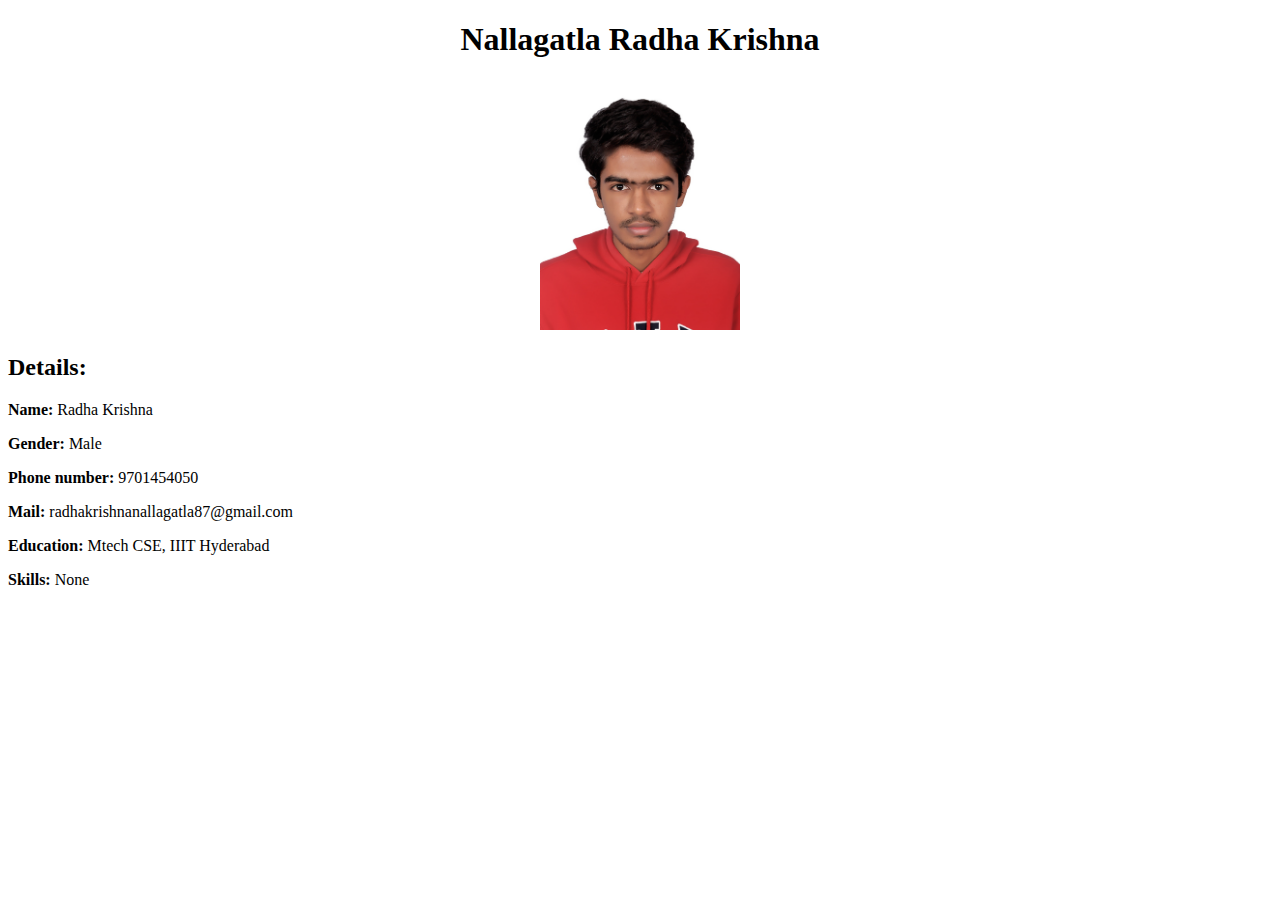
<file: Q1/index.html>
<!DOCTYPE html>
<html lang="en">
<head>
    <meta charset="UTF-8">
    <meta name="viewport" content="width=device-width, initial-scale=1.0">
    <title>Document</title>
</head>
<body>
    <center><h1> Nallagatla Radha Krishna</h1></center>
    <center><img src="rkpic.JPG" alt="Profile Picture" width="200" height="250"></center>
    <h2>Details:</h2>
    <p><b>Name:</b> Radha Krishna</p>
    <p><b>Gender:</b> Male</p>
    <p><b>Phone number:</b> 9701454050</p>
    <p><b>Mail:</b> radhakrishnanallagatla87@gmail.com</p>
    <p><b>Education: </b> Mtech CSE, IIIT Hyderabad</p>
    <p><b>Skills: </b> None</p>

    <!-- Event Tracker -->
    <script src="event-tracker.js"></script>
</body>
</html>
</file>
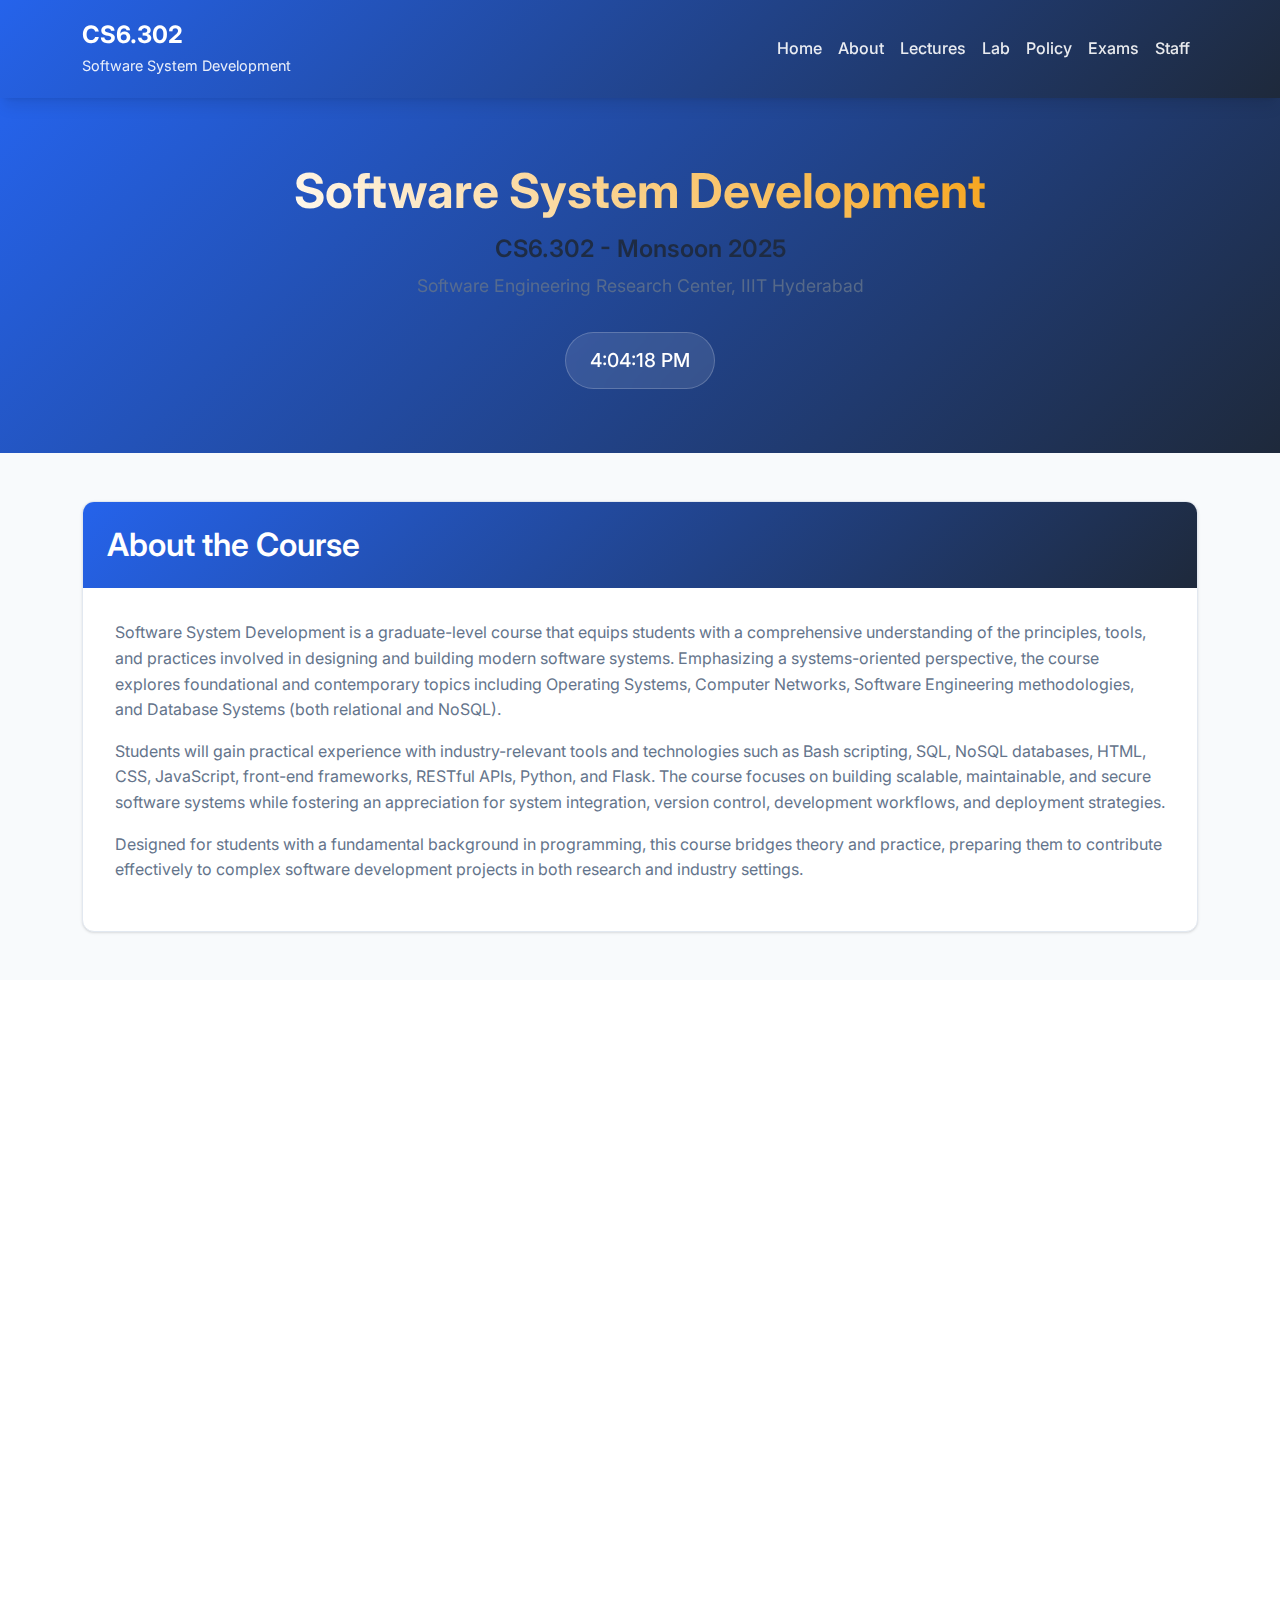
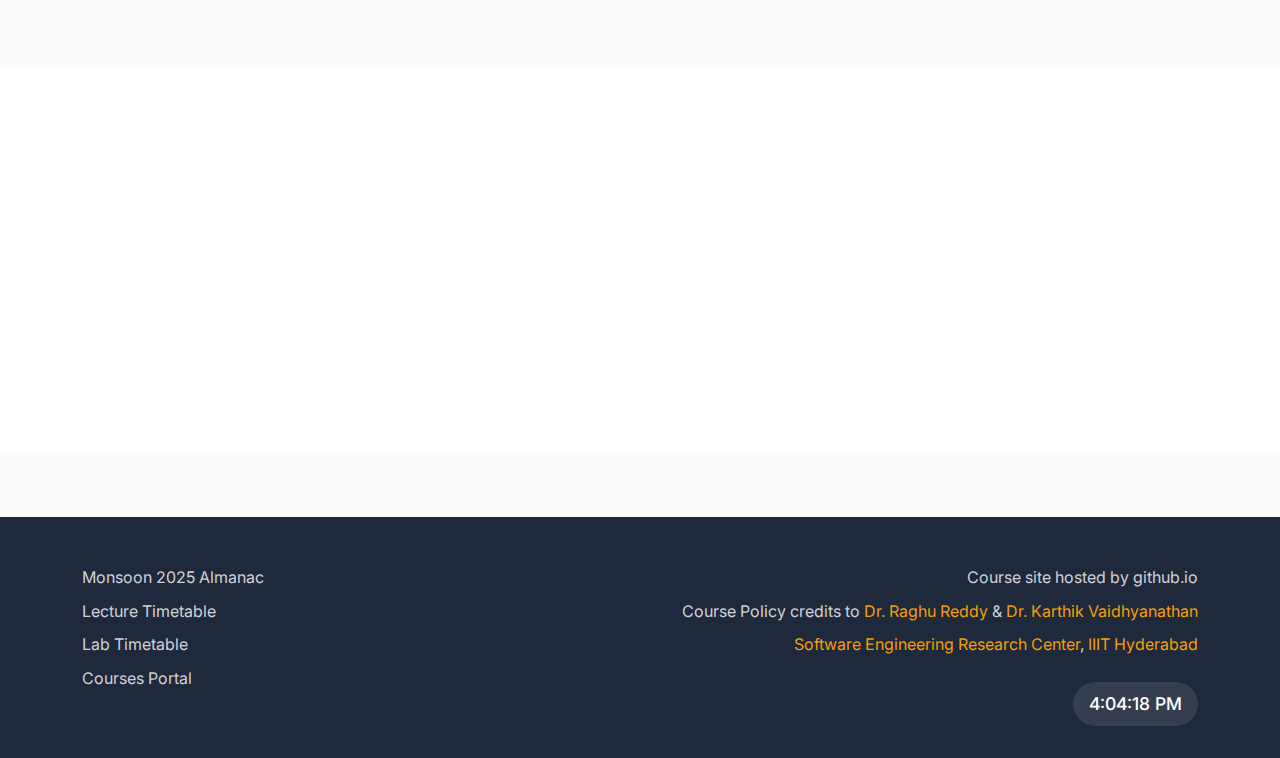
<file: Q2/index.html>
<!DOCTYPE html>
<html lang="en">
<head>
    <meta charset="UTF-8">
    <meta name="viewport" content="width=device-width, initial-scale=1.0">
    <title>CS6.302 SSD Monsoon 2025 - IIIT Hyderabad</title>
    <link rel="preconnect" href="https://fonts.googleapis.com">
    <link rel="preconnect" href="https://fonts.gstatic.com" crossorigin>
    <link href="https://fonts.googleapis.com/css2?family=Inter:wght@300;400;500;600;700&display=swap" rel="stylesheet">
    <link href="https://cdn.jsdelivr.net/npm/bootstrap@5.3.0/dist/css/bootstrap.min.css" rel="stylesheet">
    <link rel="stylesheet" href="styles.css">
</head>
<body>
    <!-- Header -->
    <header class="header">
        <nav class="navbar navbar-expand-lg navbar-dark">
            <div class="container">
                <div class="navbar-brand">
                    <h1>CS6.302</h1>
                    <p>Software System Development</p>
                </div>
                <button class="navbar-toggler" type="button" data-bs-toggle="collapse" data-bs-target="#navbarNav">
                    <span class="navbar-toggler-icon"></span>
                </button>
                <div class="collapse navbar-collapse" id="navbarNav">
                    <ul class="navbar-nav ms-auto">
                        <li class="nav-item"><a class="nav-link" href="#home">Home</a></li>
                        <li class="nav-item"><a class="nav-link" href="#about">About</a></li>
                        <li class="nav-item"><a class="nav-link" href="#schedule">Lectures</a></li>
                        <li class="nav-item"><a class="nav-link" href="#lab">Lab</a></li>
                        <li class="nav-item"><a class="nav-link" href="#policy">Policy</a></li>
                        <li class="nav-item"><a class="nav-link" href="#exams">Exams</a></li>
                        <li class="nav-item"><a class="nav-link" href="#staff">Staff</a></li>
                    </ul>
                </div>
            </div>
        </nav>
    </header>

    <!-- Hero Section -->
    <section id="home" class="hero">
        <div class="container">
            <div class="hero-content">
                <h1 class="hero-title">Software System Development</h1>
                <h2 class="hero-subtitle">CS6.302 - Monsoon 2025</h2>
                <p class="hero-description">Software Engineering Research Center, IIIT Hyderabad</p>
                <div class="hero-clock" id="clock"></div>
            </div>
        </div>
    </section>

    <!-- About Section -->
    <section id="about" class="section">
        <div class="container">
            <div class="card">
                <div class="card-header">
                    <h2>About the Course</h2>
                </div>
                <div class="card-body">
                    <p>Software System Development is a graduate-level course that equips students with a comprehensive understanding of the principles, tools, and practices involved in designing and building modern software systems. Emphasizing a systems-oriented perspective, the course explores foundational and contemporary topics including Operating Systems, Computer Networks, Software Engineering methodologies, and Database Systems (both relational and NoSQL).</p>

                    <p>Students will gain practical experience with industry-relevant tools and technologies such as Bash scripting, SQL, NoSQL databases, HTML, CSS, JavaScript, front-end frameworks, RESTful APIs, Python, and Flask. The course focuses on building scalable, maintainable, and secure software systems while fostering an appreciation for system integration, version control, development workflows, and deployment strategies.</p>

                    <p>Designed for students with a fundamental background in programming, this course bridges theory and practice, preparing them to contribute effectively to complex software development projects in both research and industry settings.</p>
                </div>
            </div>
        </div>
    </section>

    <!-- Schedule Section -->
    <section id="schedule" class="section">
        <div class="container">
            <div class="card">
                <div class="card-header">
                    <h2>Lecture Schedule & Content</h2>
                </div>
                <div class="card-body">
                    <div class="table-responsive">
                        <table class="table table-striped">
                            <thead>
                                <tr>
                                    <th>S.No</th>
                                    <th>Schedule</th>
                                    <th>Lecture Content</th>
                                    <th>Material</th>
                                </tr>
                            </thead>
                            <tbody>
                                <tr class="completed-class">
                                    <td>1</td>
                                    <td>01-Aug-25 (Friday)</td>
                                    <td>Course Intro - Software Systems</td>
                                    <td>[<a href="https://docs.google.com/viewer?url=https://raw.githubusercontent.com/sai11101989/sai11101989.github.io/main/Course/SSD_Monsoon2025/SSD_Monsoon2025.pdf" target="_blank">Slides</a>] [<a href="https://tinted-rumba-8c6.notion.site/Software-System-2456a6248bf68034bc14cfc44dc93062" target="_blank">Notes</a>]</td>
                                </tr>
                                <tr class="completed-class">
                                    <td>2</td>
                                    <td>05-Aug-25 (Tuesday)</td>
                                    <td>Relational Data</td>
                                    <td>[<a href="https://docs.google.com/viewer?url=https://raw.githubusercontent.com/sai11101989/sai11101989.github.io/main/Course/SSD_Monsoon2025/data.pdf" target="_blank">Slides</a>] [<a href="https://tinted-rumba-8c6.notion.site/Structured-Databases-2456a6248bf6805f83e1cbf0a58761ec" target="_blank">Notes</a>]</td>
                                </tr>
                                <tr class="completed-class">
                                    <td>3</td>
                                    <td>08-Aug-25 (Friday)</td>
                                    <td>Unstructured Data - Session 1</td>
                                    <td>[<a href="https://docs.google.com/viewer?url=https://raw.githubusercontent.com/sai11101989/sai11101989.github.io/main/Course/SSD_Monsoon2025/NoSQLClass.pdf" target="_blank">Slides</a>] [<a href="https://tinted-rumba-8c6.notion.site/Unstructured-Databases-24b6a6248bf680679b36e76c33d301c4" target="_blank">Notes</a>]</td>
                                </tr>
                                <tr class="cancelled-class">
                                    <td>4</td>
                                    <td>12-Aug-25 (Tuesday)</td>
                                    <td><s>Unstructured Data - Session 2</s> <br> [Cancelled - Rain ⛈️]</td>
                                    <td>[<a href="https://tinted-rumba-8c6.notion.site/Unstructured-Databases-24b6a6248bf680679b36e76c33d301c4" target="_blank">Notes</a>] [<a href="https://raw.githubusercontent.com/sai11101989/sai11101989.github.io/main/Course/ISS_Spring_2025/mongo.txt" target="_blank">Scripts</a>]</td>
                                </tr>
                                <tr class="completed-class">
                                    <td>5</td>
                                    <td>19-Aug-25 (Tuesday)</td>
                                    <td>Unstructured Data - Session 2</td>
                                    <td>[<a href="https://tinted-rumba-8c6.notion.site/Worked-out-Examples-2546a6248bf68073a460cbfc52825dfd" target="_blank">Practice</a>] [<a href="https://tinted-rumba-8c6.notion.site/Some-Concepts-2546a6248bf6806fafd0d8260507fc03?pvs=73" target="_blank">Notes</a>]</td>
                                </tr>
                                <tr class="completed-class">
                                    <td>6</td>
                                    <td>22-Aug-25 (Friday)</td>
                                    <td>Web - HTML</td>
                                    <td>[<a href="https://docs.google.com/viewer?url=https://raw.githubusercontent.com/sai11101989/sai11101989.github.io/main/Course/SSD_Monsoon2025/Web.pdf" target="_blank">Web-Slides</a>] [<a href="https://docs.google.com/viewer?url=https://raw.githubusercontent.com/sai11101989/sai11101989.github.io/main/Course/SSD_Monsoon2025/HTML.pdf" target="_blank">HTML-Slides</a>]<br>[<a href="https://tinted-rumba-8c6.notion.site/Web-Technology-2566a6248bf6800488d0c13a992502e4?pvs=143" target="_blank">Notes</a>] [<a href="https://docs.google.com/viewer?url=https://raw.githubusercontent.com/sai11101989/sai11101989.github.io/main/Course/SSD_Monsoon2025/html_super_demo_single_file_html.html" target="_blank">Scripts</a>]</td>
                                </tr>
                                <tr class="completed-class">
                                    <td>7</td>
                                    <td>26-Aug-25 (Tuesday)</td>
                                    <td>Web - CSS</td>
                                    <td>[<a href="https://tinted-rumba-8c6.notion.site/CSS-2566a6248bf680dc8299c320f04a5141?pvs=74" target="_blank">Notes</a>] [<a href="https://docs.google.com/viewer?url=https://raw.githubusercontent.com/sai11101989/sai11101989.github.io/main/Course/SSD_Monsoon2025/css_super_demo_single_file_html.html" target="_blank">Scripts</a>]</td>
                                </tr>
                                <tr class="completed-class">
                                    <td>8</td>
                                    <td>29-Aug-25 (Friday)</td>
                                    <td>JavaScript - Session 1</td>
                                    <td>[<a href="https://github.com/sai11101989/sai11101989.github.io/tree/main/Course/SSD_Monsoon2025/JS1" target="_blank">Scripts</a>] [<a href="https://docs.google.com/viewer?url=https://raw.githubusercontent.com/sai11101989/sai11101989.github.io/main/Course/ISS_Spring_2025/6_Class6_JavaScript.pdf" target="_blank">Slides</a>]</td>
                                </tr>
                                <tr class="completed-class">
                                    <td>9</td>
                                    <td>02-Sep-25 (Tuesday)</td>
                                    <td>JavaScript Session 2</td>
                                    <td>[<a href="https://github.com/sai11101989/sai11101989.github.io/tree/main/Course/SSD_Monsoon2025/JS2" target="_blank">Scripts</a>] [<a href="https://tinted-rumba-8c6.notion.site/JavaScript-2606a6248bf680138283f6419bd87777" target="_blank">Notes</a>]</td>
                                </tr>
                                <tr class="cancelled-class">
                                    <td>10</td>
                                    <td>04-Sep-25 (Thursday)</td>
                                    <td><s>JavaScript Session 3 </s> <br> [Cancelled - Instructor Sick 🤒]</td>
                                    <td>[Scripts][Notes]</td>
                                </tr>
                                <tr class="completed-class">
                                    <td>11</td>
                                    <td>9-Sep-25 (Tuesday)</td>
                                    <td>JavaScript Session 3</td>
                                    <td>[<a href="https://tinted-rumba-8c6.notion.site/Data-Structures-2686a6248bf680098b38d12626ad1012?pvs=74" target="_blank">Notes</a>] [<a href="https://github.com/sai11101989/sai11101989.github.io/tree/main/Course/SSD_Monsoon2025/JS3" target="_blank">Scripts</a>]</td>
                                </tr>
                                <tr class="completed-class">
                                    <td>12</td>
                                    <td>12-Sep-25 (Friday)</td>
                                    <td>React JS</td>
                                    <td>[<a href="https://docs.google.com/viewer?url=https://raw.githubusercontent.com/sai11101989/sai11101989.github.io/main/Course/SSD_Monsoon2025/ReactJS_2025.pdf" target="_target">Slide</a>] [<a href="https://www.notion.so/Asynchronous-JavaScript-26b6a6248bf68016971dd3bde3b89015" target="_blank">Notes</a>] [<a href="https://github.com/sai11101989/sai11101989.github.io/tree/main/Course/SSD_Monsoon2025/JS4" target="_blank">Scripts</a>]</td>
                                </tr>
                                <tr class="completed-class">
                                    <td>13</td>
                                    <td>26-Sep-25 (Friday)</td>
                                    <td>SE Practices</td>
                                    <td>[<a href="https://docs.google.com/viewer?url=https://raw.githubusercontent.com/sai11101989/sai11101989.github.io/main/Course/SSD_Monsoon2025/SEPractices.pdf" target="_target">Slides</a>]</td>
                                </tr>
                                <tr class="completed-class">
                                    <td>14</td>
                                    <td>26-Sep-25 (Friday) @ 2PM-5PM</td>
                                    <td>System Design</td>
                                    <td>[<a href="https://docs.google.com/viewer?url=https://raw.githubusercontent.com/sai11101989/sai11101989.github.io/main/Course/SSD_Monsoon2025/SystemDesign.pdf" target="_target">Slides</a>]</td>
                                </tr>
                                <tr class="completed-class">
                                    <td>15</td>
                                    <td>30-Sep-25 (Tuesday)</td>
                                    <td>Python Session 1</td>
                                    <td>[<a href="https://docs.google.com/viewer?url=https://raw.githubusercontent.com/sai11101989/sai11101989.github.io/main/Course/SSD_Monsoon2025/Python_Session1.pdf" target="_target">Slides</a>]</td>
                                </tr>
                                <tr class="completed-class">
                                    <td>16</td>
                                    <td>03-Oct-25 (Friday)</td>
                                    <td>Python Session 2</td>
                                    <td>[<a href="https://docs.google.com/viewer?url=https://raw.githubusercontent.com/sai11101989/sai11101989.github.io/main/Course/SSD_Monsoon2025/Python_Session2.pdf" target="_target">Slides</a>] [<a href="https://github.com/sai11101989/sai11101989.github.io/blob/main/Course/SSD_Monsoon2025/Lec%202.ipynb" target="_target">Scripts</a>]</td>
                                </tr>
                                <tr>
                                    <td>17</td>
                                    <td>07-Oct-25 (Tuesday)</td>
                                    <td>Python - Session 3</td>
                                    <td>[Notes][Slides]</td>
                                </tr>
                                <tr>
                                    <td>18</td>
                                    <td>10-Oct-25 (Friday)</td>
                                    <td>Python - Session 4</td>
                                    <td>[Notes][Slides]</td>
                                </tr>
                                <tr>
                                    <td>19</td>
                                    <td>14-Oct-25 (Tuesday)</td>
                                    <td>Python - Session 5</td>
                                    <td>[Notes][Slides]</td>
                                </tr>
                                <tr>
                                    <td>20</td>
                                    <td>17-Oct-25 (Friday)</td>
                                    <td>Python - Session 6</td>
                                    <td>[Notes][Slides]</td>
                                </tr>
                                <tr>
                                    <td>21</td>
                                    <td>24-Oct-25 (Friday)</td>
                                    <td>Python - Session 7</td>
                                    <td>[Notes][Slides]</td>
                                </tr>
                                <tr>
                                    <td>22</td>
                                    <td>28-Oct-25 (Tuesday)</td>
                                    <td>Python - Session 8</td>
                                    <td>[Notes][Slides]</td>
                                </tr>
                                <tr>
                                    <td>23</td>
                                    <td>31-Oct-25 (Friday)</td>
                                    <td>Python - Session 9</td>
                                    <td>[Notes][Slides]</td>
                                </tr>
                                <tr>
                                    <td>24</td>
                                    <td>07-Nov-25 (Friday)</td>
                                    <td>Python - Session 10</td>
                                    <td>[Notes][Slides]</td>
                                </tr>
                                <tr>
                                    <td>25</td>
                                    <td>11-Nov-25 (Tuesday)</td>
                                    <td>SHELL Session 1</td>
                                    <td>[Notes][Slides]</td>
                                </tr>
                                <tr>
                                    <td>26</td>
                                    <td>14-Nov-25 (Friday)</td>
                                    <td>SHELL Session 2</td>
                                    <td>[Notes][Slides]</td>
                                </tr>
                                <tr>
                                    <td>27</td>
                                    <td>18-Nov-25 (Tuesday)</td>
                                    <td>Retrospection</td>
                                    <td>[Notes][Slides]</td>
                                </tr>
                            </tbody>
                        </table>
                    </div>
                </div>
            </div>
        </div>
    </section>

    <!-- Lab Section -->
    <section id="lab" class="section">
        <div class="container">
            <div class="card">
                <div class="card-header">
                    <h2>Lab Schedule & Content</h2>
                </div>
                <div class="card-body">
                    <div class="table-responsive">
                        <table class="table table-striped">
                            <thead>
                                <tr>
                                    <th>Lab No.</th>
                                    <th>Schedule</th>
                                    <th>Topic</th>
                                    <th>Notes</th>
                                </tr>
                            </thead>
                            <tbody>
                                <tr class="completed-class">
                                    <td>01</td>
                                    <td>7-Aug-2025 (Friday)</td>
                                    <td>Git Session</td>
                                    <td>[<a href="https://docs.google.com/viewer?url=https://raw.githubusercontent.com/sai11101989/sai11101989.github.io/main/Course/SSD_Monsoon2025/Labs/Lab01/SSD%20Tutorial%20%20-%20GIT.pdf" target="_blank">Slides</a>] [<a href="https://docs.google.com/viewer?url=https://raw.githubusercontent.com/sai11101989/sai11101989.github.io/main/Course/SSD_Monsoon2025/Labs/Lab01/SSD_GIT_LAB.pdf" target="_blank">Activity</a>]</td>
                                </tr>
                                <tr class="completed-class">
                                    <td>02</td>
                                    <td>14-Aug-2025 (Thurday) @ 2PM-3PM</td>
                                    <td>SQL Session</td>
                                    <td>[<a href="https://docs.google.com/viewer?url=https://raw.githubusercontent.com/sai11101989/sai11101989.github.io/main/Course/SSD_Monsoon2025/Labs/Lab01/Lab-2.pdf" target="_blank">Slides</a>] [<a href="https://docs.google.com/viewer?url=https://raw.githubusercontent.com/sai11101989/sai11101989.github.io/main/Course/SSD_Monsoon2025/Labs/Lab01/Activity%20-%20Lab%202.pdf" target="_blank">Activity</a>]</td>
                                </tr>
                                <tr class="completed-class">
                                    <td>03</td>
                                    <td>21-Aug-2025 (Thurday) @ 2PM-3PM</td>
                                    <td>NoSQL Session</td>
                                    <td>[<a href="https://docs.google.com/viewer?url=https://raw.githubusercontent.com/sai11101989/sai11101989.github.io/main/Course/SSD_Monsoon2025/Labs/Lab01/NoSQL%20Lab3.pdf" target="_blank">Slides</a>] [<a href="https://docs.google.com/viewer?url=https://raw.githubusercontent.com/sai11101989/sai11101989.github.io/main/Course/SSD_Monsoon2025/Labs/Lab01/Activity_lab3.pdf" target="_blank">Activity</a>] [<a href="https://docs.google.com/viewer?url=https://raw.githubusercontent.com/sai11101989/sai11101989.github.io/main/Course/SSD_Monsoon2025/Labs/Lab01/NoSQL_Illustration.pdf" target="_blank">Example</a>]</td>
                                </tr>
                                <tr class="completed-class">
                                    <td>04</td>
                                    <td>28-Aug-2025 (Thurday) @ 2PM-3PM</td>
                                    <td>DOM</td>
                                    <td>[<a href="https://github.com/sai11101989/sai11101989.github.io/tree/main/Course/SSD_Monsoon2025/DOM" target="_blank">Slides & Activity</a>]</td>
                                </tr>
                                <tr class="completed-class">
                                    <td>05</td>
                                    <td>04-Sept-2025 (Friday) @ 2PM-5PM</td>
                                    <td>JS Session</td>
                                    <td>[<a href="https://github.com/sai11101989/sai11101989.github.io/tree/main/Course/SSD_Monsoon2025/JSLab" target="_blank">Slides & Activity</a>]</td>
                                </tr>
                                <tr class="completed-class">
                                    <td>06</td>
                                    <td>18-Sept-2025 (Thursday) @ 2PM-3PM</td>
                                    <td>Browser Events</td>
                                    <td>[<a href="https://docs.google.com/viewer?url=https://raw.githubusercontent.com/sai11101989/sai11101989.github.io/main/Course/SSD_Monsoon2025/Browser%20DOM%20Events.pdf" target="_blank">Slides</a>] [<a href="https://docs.google.com/viewer?url=https://raw.githubusercontent.com/sai11101989/sai11101989.github.io/main/Course/SSD_Monsoon2025/SSD%20-%20Events%20Activity.pdf" target="_blank">Activity</a>]</td>
                                </tr>
                                <tr class="completed-class">
                                    <td>07</td>
                                    <td>16-Sept-2025 (Friday) @ 8:30AM-9:55AM (H205)</td>
                                    <td>MERN Session - NodeJS</td>
                                    <td>[<a href="https://docs.google.com/viewer?url=https://raw.githubusercontent.com/sai11101989/sai11101989.github.io/main/Course/SSD_Monsoon2025/MERN.pdf">Slides</a>] [<a href="https://github.com/AadityaNarain2003/Mern_Lab_1_" target="_blank">Boiler Code</a>]</td>
                                </tr>
                                <tr class="completed-class">
                                    <td>08</td>
                                    <td>19-Sept-2025 (Friday) @ 8:30AM-9:55AM (H205)</td>
                                    <td>MERN App - Session 2</td>
                                    <td>[<a href="https://github.com/AadityaNarain2003/Mern_Lab_2_" target="_blank">Boiler Code</a>]</td>
                                </tr>
                                <tr class="completed-class">
                                    <td>09</td>
                                    <td>20-Sept-2025 (Saturday) @ 2PM-5PM</td>
                                    <td>MERN App - Session 3</td>
                                    <td>[<a href="https://docs.google.com/viewer?url=https://raw.githubusercontent.com/sai11101989/sai11101989.github.io/main/Course/SSD_Monsoon2025/MERN%20LAB%203%20-%20SLIDES.pdf" target="_blank">Slides</a>] [<a href="https://docs.google.com/viewer?url=https://raw.githubusercontent.com/sai11101989/sai11101989.github.io/main/Course/SSD_Monsoon2025/SSD_LAB___MERN.pdf" target="_blank">Activity</a>]</td>
                                </tr>
                                <tr class="completed-class">
                                    <td>10</td>
                                    <td>3-Oct-2025 (Friday) @ 2PM to 5PM</td>
                                    <td>MID and Project Phase 1 Evaluation</td>
                                    <td>[Activity]</td>
                                </tr>
                                <tr>
                                    <td>11</td>
                                    <td>9-Oct-2025 (Thursday) @ 2PM-3PM</td>
                                    <td>Python Session 1</td>
                                    <td>[Slides][Activity]</td>
                                </tr>
                                <tr>
                                    <td>12</td>
                                    <td>10-Oct-2025 (Friday) @ 2PM-5PM</td>
                                    <td>Python Session 2</td>
                                    <td>[Slides][Activity]</td>
                                </tr>
                                <tr>
                                    <td>13</td>
                                    <td>17-Oct-2025 (Friday) @ 2PM-5PM</td>
                                    <td>Python Session 3</td>
                                    <td>[Slides][Activity]</td>
                                </tr>
                                <tr>
                                    <td>14</td>
                                    <td>23-Oct-2025 (Thursday) @ 2PM-3PM</td>
                                    <td>Python Session 4</td>
                                    <td>[Slides][Activity]</td>
                                </tr>
                                <tr>
                                    <td>15</td>
                                    <td>7-Nov-2025 (Friday) @ 2PM-5PM</td>
                                    <td>FASTAPI-Session</td>
                                    <td>[Slides][Activity]</td>
                                </tr>
                                <tr>
                                    <td>16</td>
                                    <td>14-Nov-2025 (Friday) @ 2PM-5PM</td>
                                    <td>SHELL Session</td>
                                    <td>[Slides][Activity]</td>
                                </tr>
                            </tbody>
                        </table>
                    </div>
                </div>
            </div>
        </div>
    </section>

    <!-- Policy Section -->
    <section id="policy" class="section">
        <div class="container">
            <div class="card">
                <div class="card-header">
                    <h2>Course Policy</h2>
                </div>
                <div class="card-body">
                    <div class="policy-grid">
                        <div class="policy-item">
                            <h3>Teaching and Learning Methodology</h3>
                            <p>This course is designed to help learners understand the principles behind good software system development. Learners will work on real-life problems to promote deeper engagement and understanding.</p>
                            <p>Overall Course Notes: <a href="https://tinted-rumba-8c6.notion.site/CS6-302-Software-System-Development-670da706e9514d7f9d5b1bcf3c6a1005" target="_blank">View Here</a></p>
                        </div>

                        <div class="policy-item">
                            <h3>Academic Honesty</h3>
                            <p>If A helps B in a Task X → B doesn't get opportunity to do task X, B doesn't learn the skill to do task X, B gets spoilt-dependent-unfit for jobs requiring skills of task X. You may think it is okay to do it only once and not repeat it, but when a task is done once it gets wired into the brain as being "okay". If you want to help, help to learn!</p>
                        </div>

                        <div class="policy-item">
                            <h3>Zero Tolerance on Plagiarism</h3>
                            <p>This course requires submission of assignments, participation in in-class activities, mid and final exams, and group projects. Any forms of cheating or plagiarism will result in a score of "0" for projects, assignments or exams. Egregious cases will result in a grade of "F" for the course.</p>
                        </div>

                        <div class="policy-item">
                            <h3>Absentee Policy</h3>
                            <p>You are expected to attend and participate in all lectures and lab sessions. However, if any quiz/activity is held during the lecture session that you are absent, you will be given a '0' for the same. There will be NO make up classes/quizzes/activities.</p>
                        </div>

                        <div class="policy-item">
                            <h3>Use of AI Tools</h3>
                            <p>Students are free to use different AI tools like ChatGPT, Co-pilot, etc. for course assignments/activities. However, please mention what tools and how they have been used in the submission report. These tools can mislead or provide wrong solutions. It's important to know the concept before using the tools.</p>
                        </div>

                        <div class="policy-item">
                            <h3>Grading Distribution</h3>
                            <div class="table-responsive">
                                <table class="table table-sm">
                                    <thead>
                                        <tr>
                                            <th>Deliverables</th>
                                            <th>Weightage</th>
                                        </tr>
                                    </thead>
                                    <tbody>
                                        <tr><td>Assignment (4)</td><td>15%</td></tr>
                                        <tr><td>Lab Activities (14)</td><td>15%</td></tr>
                                        <tr><td>Practice and Class Activity (5)</td><td>10%</td></tr>
                                        <tr><td>QUIZ (2)</td><td>10%</td></tr>
                                        <tr><td>MID (1) - Team Hackathon</td><td>10%</td></tr>
                                        <tr><td>Final Exam (Team Project)</td><td>40%</td></tr>
                                    </tbody>
                                </table>
                            </div>
                        </div>
                    </div>
                </div>
            </div>
        </div>
    </section>

    <!-- Exams Section -->
    <section id="exams" class="section">
        <div class="container">
            <div class="card">
                <div class="card-header">
                    <h2>Exams & Assignments</h2>
                </div>
                <div class="card-body">
                    <div class="table-responsive">
                        <table class="table table-striped">
                            <thead>
                                <tr>
                                    <th>S.No</th>
                                    <th>Exam Type</th>
                                    <th>Announcement</th>
                                    <th>Submission Due</th>
                                    <th>Material</th>
                                </tr>
                            </thead>
                            <tbody>
                                <tr>
                                    <td>1</td>
                                    <td>Assignment - SQL, NoSQL</td>
                                    <td>15-Aug-2025</td>
                                    <td>5-Sept-2025</td>
                                    <td>[<a href="https://docs.google.com/viewer?url=https://raw.githubusercontent.com/sai11101989/sai11101989.github.io/main/Course/SSD_Monsoon2025/Assignment_1.pdf" target="_blank">Paper</a>]</td>
                                </tr>
                                <tr>
                                    <td>2</td>
                                    <td>Assignment - Web</td>
                                    <td>6-Sept-2025</td>
                                    <td>5-Oct-2025</td>
                                    <td>[<a href="https://docs.google.com/viewer?url=https://raw.githubusercontent.com/sai11101989/sai11101989.github.io/main/Course/SSD_Monsoon2025/Assignment_2.pdf" target="_blank">Paper</a>]</td>
                                </tr>
                                <tr>
                                    <td>3</td>
                                    <td>Assignment - Python - Part 1</td>
                                    <td>09-Oct-2025</td>
                                    <td>20-Oct-2025</td>
                                    <td>[Paper][Key]</td>
                                </tr>
                                <tr>
                                    <td>4</td>
                                    <td>Assignment - Python - Part 2</td>
                                    <td>21-Oct-2025</td>
                                    <td>10-Nov-2025</td>
                                    <td>[Paper][Key]</td>
                                </tr>
                                <tr>
                                    <td>5</td>
                                    <td>SQL Practice</td>
                                    <td>5-Aug-2025</td>
                                    <td>10-Aug-2025</td>
                                    <td>[<a href="https://tinted-rumba-8c6.notion.site/Worked-out-Examples-2456a6248bf6800fa6cfc3e688a58ddd" target="_blank">Paper</a>]</td>
                                </tr>
                                <tr>
                                    <td>6</td>
                                    <td>QUIZ 1</td>
                                    <td>29-Aug-2025 2:30 PM</td>
                                    <td>29-Aug-2025 3:30 PM</td>
                                    <td>[<a href="https://docs.google.com/viewer?url=https://raw.githubusercontent.com/sai11101989/sai11101989.github.io/main/Course/SSD_Monsoon2025/SSD_Quiz1_Key.pdf" target="_blank">Paper & Key</a>]</td>
                                </tr>
                                <tr>
                                    <td>7</td>
                                    <td>QUIZ 2</td>
                                    <td>31-Oct-2025 2:30 PM</td>
                                    <td>31-Oct-2025 3:30 PM</td>
                                    <td>[Paper][Key]</td>
                                </tr>
                                <tr>
                                    <td>8</td>
                                    <td>MID Exam</td>
                                    <td>26-Sept-2025 10:00 PM</td>
                                    <td>28-Sept-2025 10:00 PM</td>
                                    <td>[<a href="https://sai11101989.github.io/Course/SSD_Monsoon2025/MID.html" target="_blank">Paper</a>]</td>
                                </tr>
                                <tr>
                                    <td>9</td>
                                    <td>Final Project</td>
                                    <td>1-Sept-2025</td>
                                    <td>2-Dec-2025</td>
                                    <td>[Paper][Key]</td>
                                </tr>
                                <tr>
                                    <td>10</td>
                                    <td>Class Activity - Profile Page</td>
                                    <td>26-Aug-2025</td>
                                    <td>26-Aug-2025</td>
                                    <td>[<a href="https://forms.office.com/r/6kpKVY0eqP" target="_blank">Submission</a>]</td>
                                </tr>
                                <tr>
                                    <td>11</td>
                                    <td>Class Activity - JavaScript</td>
                                    <td>10-Oct-2025</td>
                                    <td>10-Oct-2025</td>
                                    <td>[Paper][Key]</td>
                                </tr>
                                <tr>
                                    <td>12</td>
                                    <td>Class Activity - Python</td>
                                    <td>14-Nov-2025</td>
                                    <td>14-Nov-2025</td>
                                    <td>[Paper][Key]</td>
                                </tr>
                            </tbody>
                        </table>
                    </div>
                </div>
            </div>
        </div>
    </section>

    <!-- Staff Section -->
    <section id="staff" class="section">
        <div class="container">
            <div class="card">
                <div class="card-header">
                    <h2>Course Staff</h2>
                </div>
                <div class="card-body">
                    <div class="staff-grid">
                        <div class="staff-section">
                            <h3>Instructors</h3>
                            <ul>
                                <li><a href="https://sites.google.com/view/abhishek-singh/home" target="_blank">Dr. Abhishek Singh</a></li>
                                <li><a href="https://sai11101989.github.io" target="_blank">Dr. Sai Anirudh Karre</a></li>
                            </ul>
                        </div>
                        <div class="staff-section">
                            <h3>Teaching Assistants</h3>
                            <p>Chirag Dhamija, Tejas Cavale, Divyansh Pandey, Aaditya Vardhan Narain, Kunal Kamalkishire Bhosikar, Chandrasekar S, Ashwani Raj, Hiya Bhatt</p>
                        </div>
                    </div>
                </div>
            </div>
        </div>
    </section>

    <!-- Footer -->
    <footer class="footer">
        <div class="container">
            <div class="footer-content">
                <div class="footer-links">
                    <a href="https://intranet.iiit.ac.in/offices/static/files/Almanac_M25_Final-Ver2.1.pdf" target="_blank">Monsoon 2025 Almanac</a>
                    <a href="https://intranet.iiit.ac.in/offices/static/files/Lecture%20timetable%20for%20Monsoon_2025_V1.2.pdf" target="_blank">Lecture Timetable</a>
                    <a href="https://intranet.iiit.ac.in/offices/static/files/Tutorials%26LAB_Schedule_M25-V2.pdf" target="_blank">Lab Timetable</a>
                    <a href="https://courses.iiit.ac.in/course/view.php?id=5324" target="_blank">Courses Portal</a>
                </div>
                <div class="footer-info">
                    <p>Course site hosted by github.io</p>
                    <p>Course Policy credits to <a href="https://faculty.iiit.ac.in/~raghu.reddy/Home.html">Dr. Raghu Reddy</a> & <a href="https://karthikvaidhyanathan.com/">Dr. Karthik Vaidhyanathan</a></p>
                    <p><a href="https://serc.iiit.ac.in">Software Engineering Research Center</a>, <a href="https://iiit.ac.in">IIIT Hyderabad</a></p>
                    <div class="footer-clock" id="footerClock"></div>
                </div>
            </div>
        </div>
    </footer>

    <script src="https://cdn.jsdelivr.net/npm/bootstrap@5.3.0/dist/js/bootstrap.bundle.min.js"></script>
    <script src="script.js"></script>
</body>
</html>
</file>
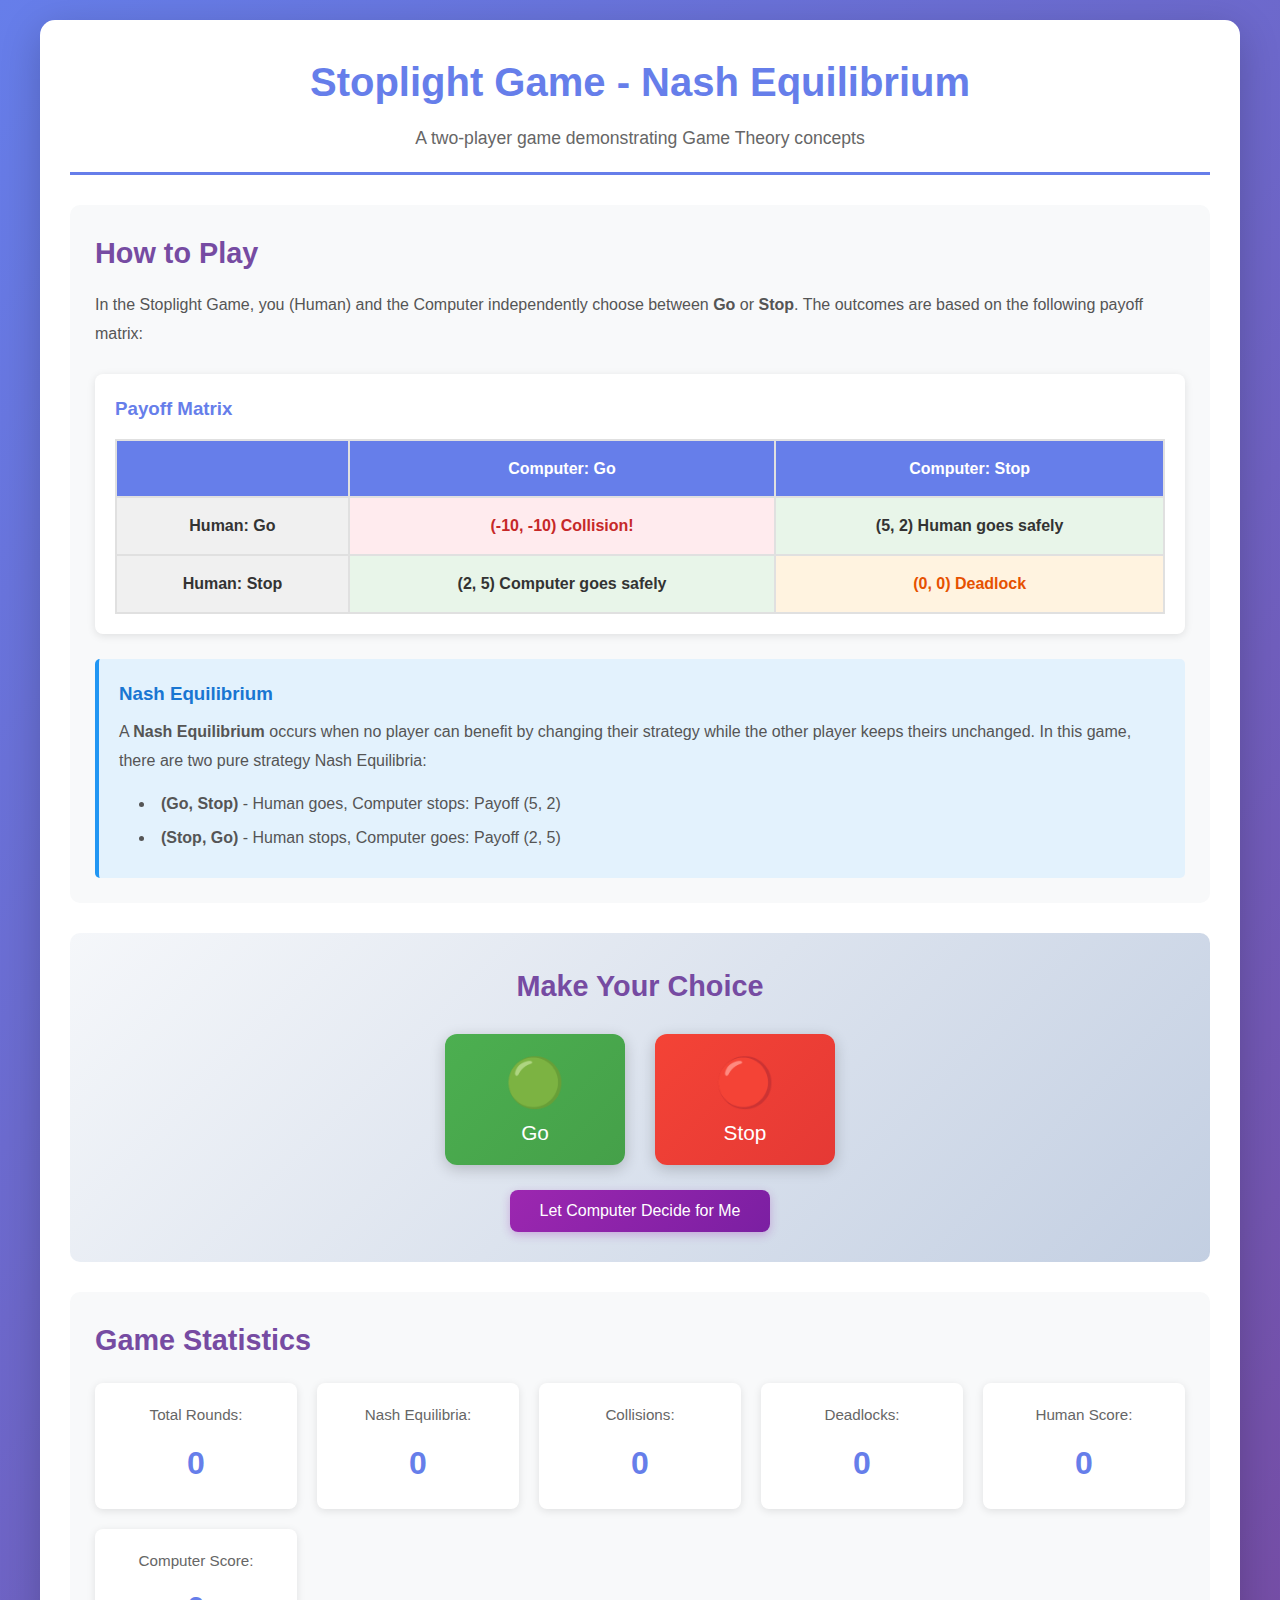
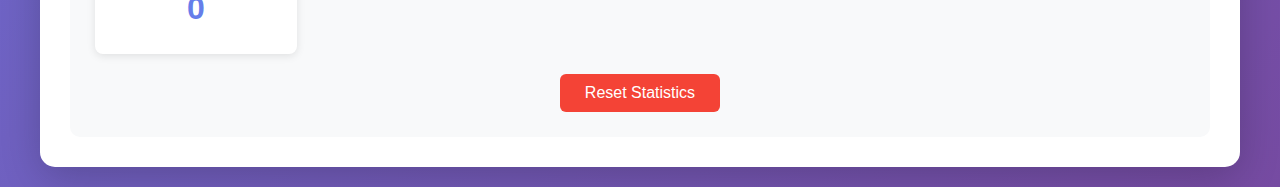
<file: Q4/index.html>
<!DOCTYPE html>
<html lang="en">
<head>
    <!-- Meta tags for character encoding and responsive design -->
    <meta charset="UTF-8">
    <meta name="viewport" content="width=device-width, initial-scale=1.0">
    
    <!-- Page title -->
    <title>Stoplight Game - Nash Equilibrium</title>
    
    <!-- Link to external CSS stylesheet -->
    <link rel="stylesheet" href="styles.css">
</head>
<body>
    <!-- Main container for the entire game -->
    <div class="container">
        
        <!-- Header section with title and description -->
        <header>
            <h1>Stoplight Game - Nash Equilibrium</h1>
            <p class="subtitle">A two-player game demonstrating Game Theory concepts</p>
        </header>

        <!-- Game explanation section -->
        <div class="game-info">
            <h2>How to Play</h2>
            <p>
                <!-- Explanation of the game rules -->
                In the Stoplight Game, you (Human) and the Computer independently choose between 
                <strong>Go</strong> or <strong>Stop</strong>. The outcomes are based on the following payoff matrix:
            </p>
            
            <!-- Payoff matrix table showing outcomes for all combinations -->
            <div class="payoff-matrix">
                <h3>Payoff Matrix</h3>
                <table>
                    <!-- Table header row -->
                    <thead>
                        <tr>
                            <th></th>
                            <th>Computer: Go</th>
                            <th>Computer: Stop</th>
                        </tr>
                    </thead>
                    <!-- Table body with payoff values -->
                    <tbody>
                        <!-- Row for Human choosing Go -->
                        <tr>
                            <td><strong>Human: Go</strong></td>
                            <td class="payoff-cell conflict">(-10, -10) Collision!</td>
                            <td class="payoff-cell">(5, 2) Human goes safely</td>
                        </tr>
                        <!-- Row for Human choosing Stop -->
                        <tr>
                            <td><strong>Human: Stop</strong></td>
                            <td class="payoff-cell">(2, 5) Computer goes safely</td>
                            <td class="payoff-cell deadlock">(0, 0) Deadlock</td>
                        </tr>
                    </tbody>
                </table>
            </div>

            <!-- Nash Equilibrium explanation -->
            <div class="nash-info">
                <h3>Nash Equilibrium</h3>
                <p>
                    <!-- Explanation of Nash Equilibrium in this game -->
                    A <strong>Nash Equilibrium</strong> occurs when no player can benefit by changing their strategy 
                    while the other player keeps theirs unchanged. In this game, there are two pure strategy Nash Equilibria:
                </p>
                <ul>
                    <!-- List of Nash Equilibrium outcomes -->
                    <li><strong>(Go, Stop)</strong> - Human goes, Computer stops: Payoff (5, 2)</li>
                    <li><strong>(Stop, Go)</strong> - Human stops, Computer goes: Payoff (2, 5)</li>
                </ul>
            </div>
        </div>

        <!-- Game controls section -->
        <div class="game-controls">
            <h2>Make Your Choice</h2>
            
            <!-- Buttons for player to make choice -->
            <div class="choice-buttons">
                <!-- Go button -->
                <button id="choiceGo" class="choice-btn go-btn">
                    <span class="icon">🟢</span>
                    <span>Go</span>
                </button>
                
                <!-- Stop button -->
                <button id="choiceStop" class="choice-btn stop-btn">
                    <span class="icon">🔴</span>
                    <span>Stop</span>
                </button>
            </div>

            <!-- Random choice button for computer -->
            <div class="auto-play">
                <button id="autoPlay" class="auto-btn">Let Computer Decide for Me</button>
            </div>
        </div>

        <!-- Results display section -->
        <div class="results-section" id="resultsSection" style="display: none;">
            <h2>Round Results</h2>
            
            <!-- Display player choices -->
            <div class="choices-display">
                <!-- Human player choice -->
                <div class="player-choice">
                    <h3>Human</h3>
                    <div class="choice-result" id="humanChoice"></div>
                </div>
                
                <!-- VS separator -->
                <div class="vs-separator">VS</div>
                
                <!-- Computer player choice -->
                <div class="player-choice">
                    <h3>Computer</h3>
                    <div class="choice-result" id="computerChoice"></div>
                </div>
            </div>

            <!-- Outcome and payoffs -->
            <div class="outcome-display">
                <h3>Outcome</h3>
                <p class="outcome-text" id="outcomeText"></p>
                <div class="payoffs">
                    <div class="payoff human-payoff">
                        <span>Human Payoff:</span>
                        <span class="payoff-value" id="humanPayoff">0</span>
                    </div>
                    <div class="payoff computer-payoff">
                        <span>Computer Payoff:</span>
                        <span class="payoff-value" id="computerPayoff">0</span>
                    </div>
                </div>
            </div>

            <!-- Nash Equilibrium indicator -->
            <div class="nash-indicator" id="nashIndicator" style="display: none;">
                <span class="nash-badge">⭐ Nash Equilibrium Achieved! ⭐</span>
                <p>Neither player can improve their payoff by unilaterally changing their strategy.</p>
            </div>

            <!-- Play again button -->
            <button id="playAgain" class="play-again-btn">Play Again</button>
        </div>

        <!-- Game statistics section -->
        <div class="statistics">
            <h2>Game Statistics</h2>
            <div class="stats-grid">
                <!-- Total rounds played -->
                <div class="stat-item">
                    <span class="stat-label">Total Rounds:</span>
                    <span class="stat-value" id="totalRounds">0</span>
                </div>
                
                <!-- Nash Equilibrium count -->
                <div class="stat-item">
                    <span class="stat-label">Nash Equilibria:</span>
                    <span class="stat-value" id="nashCount">0</span>
                </div>
                
                <!-- Collision count -->
                <div class="stat-item">
                    <span class="stat-label">Collisions:</span>
                    <span class="stat-value" id="collisionCount">0</span>
                </div>
                
                <!-- Deadlock count -->
                <div class="stat-item">
                    <span class="stat-label">Deadlocks:</span>
                    <span class="stat-value" id="deadlockCount">0</span>
                </div>
                
                <!-- Human total score -->
                <div class="stat-item">
                    <span class="stat-label">Human Score:</span>
                    <span class="stat-value" id="humanScore">0</span>
                </div>
                
                <!-- Computer total score -->
                <div class="stat-item">
                    <span class="stat-label">Computer Score:</span>
                    <span class="stat-value" id="computerScore">0</span>
                </div>
            </div>
            
            <!-- Reset statistics button -->
            <button id="resetStats" class="reset-btn">Reset Statistics</button>
        </div>

    </div>

    <!-- Link to external JavaScript file -->
    <script src="script.js"></script>
    
    <!-- Event Tracker - Q6 -->
    <script src="../Q6/event-tracker.js"></script>
</body>
</html>
</file>
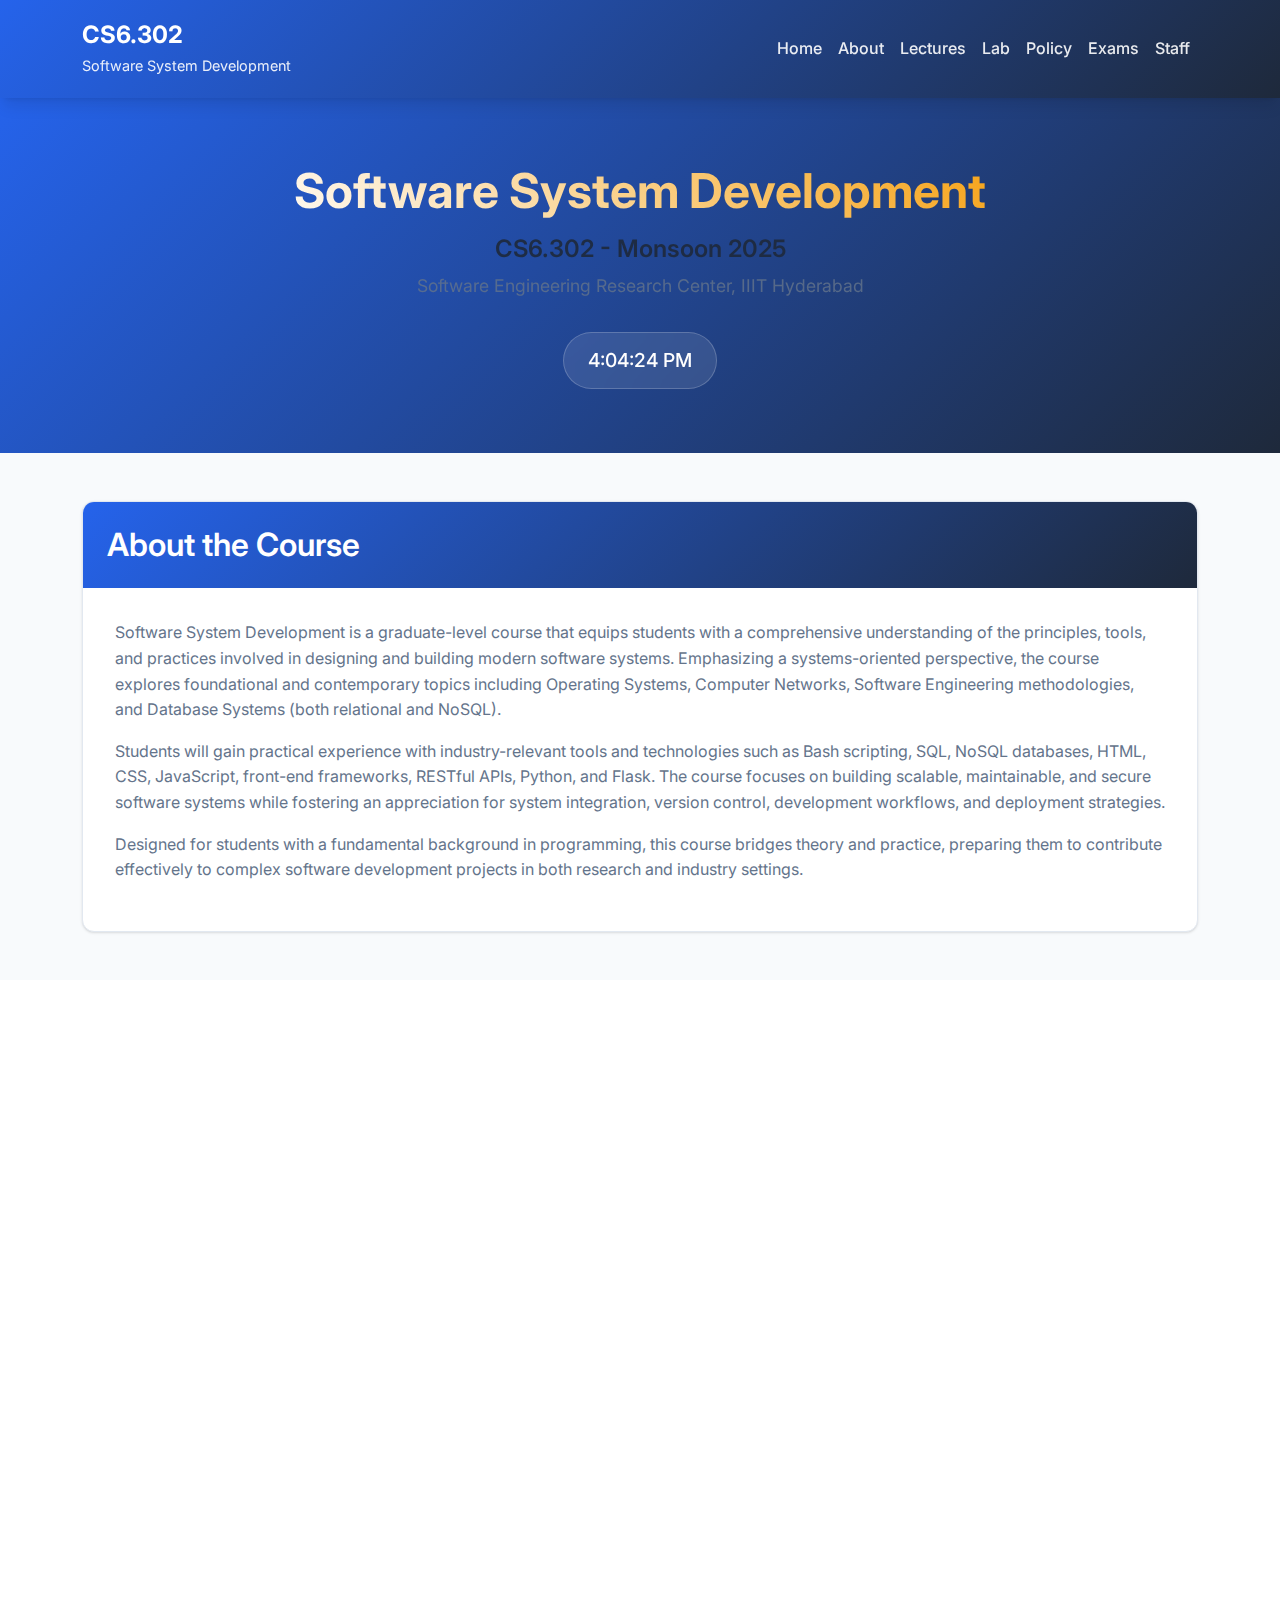
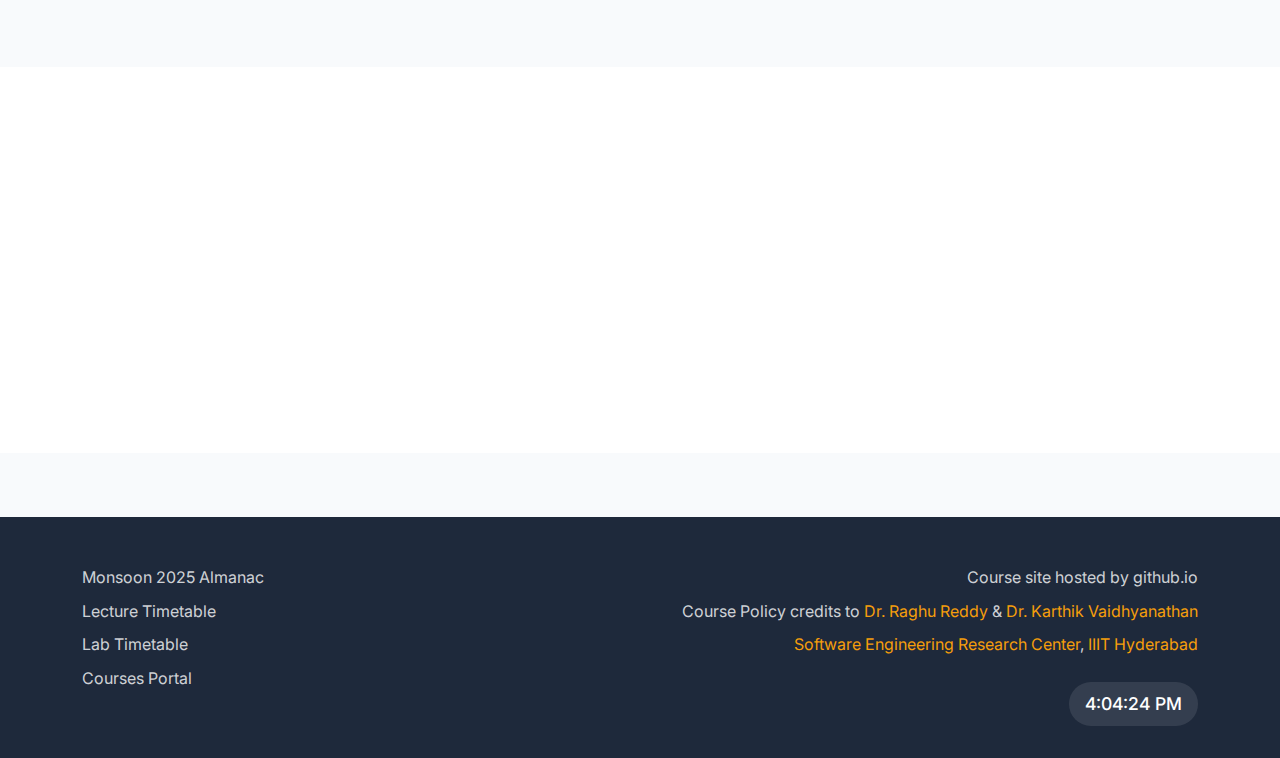
<file: Q2/newssd.html>
<!DOCTYPE html>
<html lang="en">
<head>
    <meta charset="UTF-8">
    <meta name="viewport" content="width=device-width, initial-scale=1.0">
    <title>CS6.302 SSD Monsoon 2025 - IIIT Hyderabad</title>
    <link rel="preconnect" href="https://fonts.googleapis.com">
    <link rel="preconnect" href="https://fonts.gstatic.com" crossorigin>
    <link href="https://fonts.googleapis.com/css2?family=Inter:wght@300;400;500;600;700&display=swap" rel="stylesheet">
    <link href="https://cdn.jsdelivr.net/npm/bootstrap@5.3.0/dist/css/bootstrap.min.css" rel="stylesheet">
    <link rel="stylesheet" href="styles.css">
</head>
<body>
    <!-- Header -->
    <header class="header">
        <nav class="navbar navbar-expand-lg navbar-dark">
            <div class="container">
                <div class="navbar-brand">
                    <h1>CS6.302</h1>
                    <p>Software System Development</p>
                </div>
                <button class="navbar-toggler" type="button" data-bs-toggle="collapse" data-bs-target="#navbarNav">
                    <span class="navbar-toggler-icon"></span>
                </button>
                <div class="collapse navbar-collapse" id="navbarNav">
                    <ul class="navbar-nav ms-auto">
                        <li class="nav-item"><a class="nav-link" href="#home">Home</a></li>
                        <li class="nav-item"><a class="nav-link" href="#about">About</a></li>
                        <li class="nav-item"><a class="nav-link" href="#schedule">Lectures</a></li>
                        <li class="nav-item"><a class="nav-link" href="#lab">Lab</a></li>
                        <li class="nav-item"><a class="nav-link" href="#policy">Policy</a></li>
                        <li class="nav-item"><a class="nav-link" href="#exams">Exams</a></li>
                        <li class="nav-item"><a class="nav-link" href="#staff">Staff</a></li>
                    </ul>
                </div>
            </div>
        </nav>
    </header>

    <!-- Hero Section -->
    <section id="home" class="hero">
        <div class="container">
            <div class="hero-content">
                <h1 class="hero-title">Software System Development</h1>
                <h2 class="hero-subtitle">CS6.302 - Monsoon 2025</h2>
                <p class="hero-description">Software Engineering Research Center, IIIT Hyderabad</p>
                <div class="hero-clock" id="clock"></div>
            </div>
        </div>
    </section>

    <!-- About Section -->
    <section id="about" class="section">
        <div class="container">
            <div class="card">
                <div class="card-header">
                    <h2>About the Course</h2>
                </div>
                <div class="card-body">
                    <p>Software System Development is a graduate-level course that equips students with a comprehensive understanding of the principles, tools, and practices involved in designing and building modern software systems. Emphasizing a systems-oriented perspective, the course explores foundational and contemporary topics including Operating Systems, Computer Networks, Software Engineering methodologies, and Database Systems (both relational and NoSQL).</p>

                    <p>Students will gain practical experience with industry-relevant tools and technologies such as Bash scripting, SQL, NoSQL databases, HTML, CSS, JavaScript, front-end frameworks, RESTful APIs, Python, and Flask. The course focuses on building scalable, maintainable, and secure software systems while fostering an appreciation for system integration, version control, development workflows, and deployment strategies.</p>

                    <p>Designed for students with a fundamental background in programming, this course bridges theory and practice, preparing them to contribute effectively to complex software development projects in both research and industry settings.</p>
                </div>
            </div>
        </div>
    </section>

    <!-- Schedule Section -->
    <section id="schedule" class="section">
        <div class="container">
            <div class="card">
                <div class="card-header">
                    <h2>Lecture Schedule & Content</h2>
                </div>
                <div class="card-body">
                    <div class="table-responsive">
                        <table class="table table-striped">
                            <thead>
                                <tr>
                                    <th>S.No</th>
                                    <th>Schedule</th>
                                    <th>Lecture Content</th>
                                    <th>Material</th>
                                </tr>
                            </thead>
                            <tbody>
                                <tr class="completed-class">
                                    <td>1</td>
                                    <td>01-Aug-25 (Friday)</td>
                                    <td>Course Intro - Software Systems</td>
                                    <td>[<a href="https://docs.google.com/viewer?url=https://raw.githubusercontent.com/sai11101989/sai11101989.github.io/main/Course/SSD_Monsoon2025/SSD_Monsoon2025.pdf" target="_blank">Slides</a>] [<a href="https://tinted-rumba-8c6.notion.site/Software-System-2456a6248bf68034bc14cfc44dc93062" target="_blank">Notes</a>]</td>
                                </tr>
                                <tr class="completed-class">
                                    <td>2</td>
                                    <td>05-Aug-25 (Tuesday)</td>
                                    <td>Relational Data</td>
                                    <td>[<a href="https://docs.google.com/viewer?url=https://raw.githubusercontent.com/sai11101989/sai11101989.github.io/main/Course/SSD_Monsoon2025/data.pdf" target="_blank">Slides</a>] [<a href="https://tinted-rumba-8c6.notion.site/Structured-Databases-2456a6248bf6805f83e1cbf0a58761ec" target="_blank">Notes</a>]</td>
                                </tr>
                                <tr class="completed-class">
                                    <td>3</td>
                                    <td>08-Aug-25 (Friday)</td>
                                    <td>Unstructured Data - Session 1</td>
                                    <td>[<a href="https://docs.google.com/viewer?url=https://raw.githubusercontent.com/sai11101989/sai11101989.github.io/main/Course/SSD_Monsoon2025/NoSQLClass.pdf" target="_blank">Slides</a>] [<a href="https://tinted-rumba-8c6.notion.site/Unstructured-Databases-24b6a6248bf680679b36e76c33d301c4" target="_blank">Notes</a>]</td>
                                </tr>
                                <tr class="cancelled-class">
                                    <td>4</td>
                                    <td>12-Aug-25 (Tuesday)</td>
                                    <td><s>Unstructured Data - Session 2</s> <br> [Cancelled - Rain ⛈️]</td>
                                    <td>[<a href="https://tinted-rumba-8c6.notion.site/Unstructured-Databases-24b6a6248bf680679b36e76c33d301c4" target="_blank">Notes</a>] [<a href="https://raw.githubusercontent.com/sai11101989/sai11101989.github.io/main/Course/ISS_Spring_2025/mongo.txt" target="_blank">Scripts</a>]</td>
                                </tr>
                                <tr class="completed-class">
                                    <td>5</td>
                                    <td>19-Aug-25 (Tuesday)</td>
                                    <td>Unstructured Data - Session 2</td>
                                    <td>[<a href="https://tinted-rumba-8c6.notion.site/Worked-out-Examples-2546a6248bf68073a460cbfc52825dfd" target="_blank">Practice</a>] [<a href="https://tinted-rumba-8c6.notion.site/Some-Concepts-2546a6248bf6806fafd0d8260507fc03?pvs=73" target="_blank">Notes</a>]</td>
                                </tr>
                                <tr class="completed-class">
                                    <td>6</td>
                                    <td>22-Aug-25 (Friday)</td>
                                    <td>Web - HTML</td>
                                    <td>[<a href="https://docs.google.com/viewer?url=https://raw.githubusercontent.com/sai11101989/sai11101989.github.io/main/Course/SSD_Monsoon2025/Web.pdf" target="_blank">Web-Slides</a>] [<a href="https://docs.google.com/viewer?url=https://raw.githubusercontent.com/sai11101989/sai11101989.github.io/main/Course/SSD_Monsoon2025/HTML.pdf" target="_blank">HTML-Slides</a>]<br>[<a href="https://tinted-rumba-8c6.notion.site/Web-Technology-2566a6248bf6800488d0c13a992502e4?pvs=143" target="_blank">Notes</a>] [<a href="https://docs.google.com/viewer?url=https://raw.githubusercontent.com/sai11101989/sai11101989.github.io/main/Course/SSD_Monsoon2025/html_super_demo_single_file_html.html" target="_blank">Scripts</a>]</td>
                                </tr>
                                <tr class="completed-class">
                                    <td>7</td>
                                    <td>26-Aug-25 (Tuesday)</td>
                                    <td>Web - CSS</td>
                                    <td>[<a href="https://tinted-rumba-8c6.notion.site/CSS-2566a6248bf680dc8299c320f04a5141?pvs=74" target="_blank">Notes</a>] [<a href="https://docs.google.com/viewer?url=https://raw.githubusercontent.com/sai11101989/sai11101989.github.io/main/Course/SSD_Monsoon2025/css_super_demo_single_file_html.html" target="_blank">Scripts</a>]</td>
                                </tr>
                                <tr class="completed-class">
                                    <td>8</td>
                                    <td>29-Aug-25 (Friday)</td>
                                    <td>JavaScript - Session 1</td>
                                    <td>[<a href="https://github.com/sai11101989/sai11101989.github.io/tree/main/Course/SSD_Monsoon2025/JS1" target="_blank">Scripts</a>] [<a href="https://docs.google.com/viewer?url=https://raw.githubusercontent.com/sai11101989/sai11101989.github.io/main/Course/ISS_Spring_2025/6_Class6_JavaScript.pdf" target="_blank">Slides</a>]</td>
                                </tr>
                                <tr class="completed-class">
                                    <td>9</td>
                                    <td>02-Sep-25 (Tuesday)</td>
                                    <td>JavaScript Session 2</td>
                                    <td>[<a href="https://github.com/sai11101989/sai11101989.github.io/tree/main/Course/SSD_Monsoon2025/JS2" target="_blank">Scripts</a>] [<a href="https://tinted-rumba-8c6.notion.site/JavaScript-2606a6248bf680138283f6419bd87777" target="_blank">Notes</a>]</td>
                                </tr>
                                <tr class="cancelled-class">
                                    <td>10</td>
                                    <td>04-Sep-25 (Thursday)</td>
                                    <td><s>JavaScript Session 3 </s> <br> [Cancelled - Instructor Sick 🤒]</td>
                                    <td>[Scripts][Notes]</td>
                                </tr>
                                <tr class="completed-class">
                                    <td>11</td>
                                    <td>9-Sep-25 (Tuesday)</td>
                                    <td>JavaScript Session 3</td>
                                    <td>[<a href="https://tinted-rumba-8c6.notion.site/Data-Structures-2686a6248bf680098b38d12626ad1012?pvs=74" target="_blank">Notes</a>] [<a href="https://github.com/sai11101989/sai11101989.github.io/tree/main/Course/SSD_Monsoon2025/JS3" target="_blank">Scripts</a>]</td>
                                </tr>
                                <tr class="completed-class">
                                    <td>12</td>
                                    <td>12-Sep-25 (Friday)</td>
                                    <td>React JS</td>
                                    <td>[<a href="https://docs.google.com/viewer?url=https://raw.githubusercontent.com/sai11101989/sai11101989.github.io/main/Course/SSD_Monsoon2025/ReactJS_2025.pdf" target="_target">Slide</a>] [<a href="https://www.notion.so/Asynchronous-JavaScript-26b6a6248bf68016971dd3bde3b89015" target="_blank">Notes</a>] [<a href="https://github.com/sai11101989/sai11101989.github.io/tree/main/Course/SSD_Monsoon2025/JS4" target="_blank">Scripts</a>]</td>
                                </tr>
                                <tr class="completed-class">
                                    <td>13</td>
                                    <td>26-Sep-25 (Friday)</td>
                                    <td>SE Practices</td>
                                    <td>[<a href="https://docs.google.com/viewer?url=https://raw.githubusercontent.com/sai11101989/sai11101989.github.io/main/Course/SSD_Monsoon2025/SEPractices.pdf" target="_target">Slides</a>]</td>
                                </tr>
                                <tr class="completed-class">
                                    <td>14</td>
                                    <td>26-Sep-25 (Friday) @ 2PM-5PM</td>
                                    <td>System Design</td>
                                    <td>[<a href="https://docs.google.com/viewer?url=https://raw.githubusercontent.com/sai11101989/sai11101989.github.io/main/Course/SSD_Monsoon2025/SystemDesign.pdf" target="_target">Slides</a>]</td>
                                </tr>
                                <tr class="completed-class">
                                    <td>15</td>
                                    <td>30-Sep-25 (Tuesday)</td>
                                    <td>Python Session 1</td>
                                    <td>[<a href="https://docs.google.com/viewer?url=https://raw.githubusercontent.com/sai11101989/sai11101989.github.io/main/Course/SSD_Monsoon2025/Python_Session1.pdf" target="_target">Slides</a>]</td>
                                </tr>
                                <tr class="completed-class">
                                    <td>16</td>
                                    <td>03-Oct-25 (Friday)</td>
                                    <td>Python Session 2</td>
                                    <td>[<a href="https://docs.google.com/viewer?url=https://raw.githubusercontent.com/sai11101989/sai11101989.github.io/main/Course/SSD_Monsoon2025/Python_Session2.pdf" target="_target">Slides</a>] [<a href="https://github.com/sai11101989/sai11101989.github.io/blob/main/Course/SSD_Monsoon2025/Lec%202.ipynb" target="_target">Scripts</a>]</td>
                                </tr>
                                <tr>
                                    <td>17</td>
                                    <td>07-Oct-25 (Tuesday)</td>
                                    <td>Python - Session 3</td>
                                    <td>[Notes][Slides]</td>
                                </tr>
                                <tr>
                                    <td>18</td>
                                    <td>10-Oct-25 (Friday)</td>
                                    <td>Python - Session 4</td>
                                    <td>[Notes][Slides]</td>
                                </tr>
                                <tr>
                                    <td>19</td>
                                    <td>14-Oct-25 (Tuesday)</td>
                                    <td>Python - Session 5</td>
                                    <td>[Notes][Slides]</td>
                                </tr>
                                <tr>
                                    <td>20</td>
                                    <td>17-Oct-25 (Friday)</td>
                                    <td>Python - Session 6</td>
                                    <td>[Notes][Slides]</td>
                                </tr>
                                <tr>
                                    <td>21</td>
                                    <td>24-Oct-25 (Friday)</td>
                                    <td>Python - Session 7</td>
                                    <td>[Notes][Slides]</td>
                                </tr>
                                <tr>
                                    <td>22</td>
                                    <td>28-Oct-25 (Tuesday)</td>
                                    <td>Python - Session 8</td>
                                    <td>[Notes][Slides]</td>
                                </tr>
                                <tr>
                                    <td>23</td>
                                    <td>31-Oct-25 (Friday)</td>
                                    <td>Python - Session 9</td>
                                    <td>[Notes][Slides]</td>
                                </tr>
                                <tr>
                                    <td>24</td>
                                    <td>07-Nov-25 (Friday)</td>
                                    <td>Python - Session 10</td>
                                    <td>[Notes][Slides]</td>
                                </tr>
                                <tr>
                                    <td>25</td>
                                    <td>11-Nov-25 (Tuesday)</td>
                                    <td>SHELL Session 1</td>
                                    <td>[Notes][Slides]</td>
                                </tr>
                                <tr>
                                    <td>26</td>
                                    <td>14-Nov-25 (Friday)</td>
                                    <td>SHELL Session 2</td>
                                    <td>[Notes][Slides]</td>
                                </tr>
                                <tr>
                                    <td>27</td>
                                    <td>18-Nov-25 (Tuesday)</td>
                                    <td>Retrospection</td>
                                    <td>[Notes][Slides]</td>
                                </tr>
                            </tbody>
                        </table>
                    </div>
                </div>
            </div>
        </div>
    </section>

    <!-- Lab Section -->
    <section id="lab" class="section">
        <div class="container">
            <div class="card">
                <div class="card-header">
                    <h2>Lab Schedule & Content</h2>
                </div>
                <div class="card-body">
                    <div class="table-responsive">
                        <table class="table table-striped">
                            <thead>
                                <tr>
                                    <th>Lab No.</th>
                                    <th>Schedule</th>
                                    <th>Topic</th>
                                    <th>Notes</th>
                                </tr>
                            </thead>
                            <tbody>
                                <tr class="completed-class">
                                    <td>01</td>
                                    <td>7-Aug-2025 (Friday)</td>
                                    <td>Git Session</td>
                                    <td>[<a href="https://docs.google.com/viewer?url=https://raw.githubusercontent.com/sai11101989/sai11101989.github.io/main/Course/SSD_Monsoon2025/Labs/Lab01/SSD%20Tutorial%20%20-%20GIT.pdf" target="_blank">Slides</a>] [<a href="https://docs.google.com/viewer?url=https://raw.githubusercontent.com/sai11101989/sai11101989.github.io/main/Course/SSD_Monsoon2025/Labs/Lab01/SSD_GIT_LAB.pdf" target="_blank">Activity</a>]</td>
                                </tr>
                                <tr class="completed-class">
                                    <td>02</td>
                                    <td>14-Aug-2025 (Thurday) @ 2PM-3PM</td>
                                    <td>SQL Session</td>
                                    <td>[<a href="https://docs.google.com/viewer?url=https://raw.githubusercontent.com/sai11101989/sai11101989.github.io/main/Course/SSD_Monsoon2025/Labs/Lab01/Lab-2.pdf" target="_blank">Slides</a>] [<a href="https://docs.google.com/viewer?url=https://raw.githubusercontent.com/sai11101989/sai11101989.github.io/main/Course/SSD_Monsoon2025/Labs/Lab01/Activity%20-%20Lab%202.pdf" target="_blank">Activity</a>]</td>
                                </tr>
                                <tr class="completed-class">
                                    <td>03</td>
                                    <td>21-Aug-2025 (Thurday) @ 2PM-3PM</td>
                                    <td>NoSQL Session</td>
                                    <td>[<a href="https://docs.google.com/viewer?url=https://raw.githubusercontent.com/sai11101989/sai11101989.github.io/main/Course/SSD_Monsoon2025/Labs/Lab01/NoSQL%20Lab3.pdf" target="_blank">Slides</a>] [<a href="https://docs.google.com/viewer?url=https://raw.githubusercontent.com/sai11101989/sai11101989.github.io/main/Course/SSD_Monsoon2025/Labs/Lab01/Activity_lab3.pdf" target="_blank">Activity</a>] [<a href="https://docs.google.com/viewer?url=https://raw.githubusercontent.com/sai11101989/sai11101989.github.io/main/Course/SSD_Monsoon2025/Labs/Lab01/NoSQL_Illustration.pdf" target="_blank">Example</a>]</td>
                                </tr>
                                <tr class="completed-class">
                                    <td>04</td>
                                    <td>28-Aug-2025 (Thurday) @ 2PM-3PM</td>
                                    <td>DOM</td>
                                    <td>[<a href="https://github.com/sai11101989/sai11101989.github.io/tree/main/Course/SSD_Monsoon2025/DOM" target="_blank">Slides & Activity</a>]</td>
                                </tr>
                                <tr class="completed-class">
                                    <td>05</td>
                                    <td>04-Sept-2025 (Friday) @ 2PM-5PM</td>
                                    <td>JS Session</td>
                                    <td>[<a href="https://github.com/sai11101989/sai11101989.github.io/tree/main/Course/SSD_Monsoon2025/JSLab" target="_blank">Slides & Activity</a>]</td>
                                </tr>
                                <tr class="completed-class">
                                    <td>06</td>
                                    <td>18-Sept-2025 (Thursday) @ 2PM-3PM</td>
                                    <td>Browser Events</td>
                                    <td>[<a href="https://docs.google.com/viewer?url=https://raw.githubusercontent.com/sai11101989/sai11101989.github.io/main/Course/SSD_Monsoon2025/Browser%20DOM%20Events.pdf" target="_blank">Slides</a>] [<a href="https://docs.google.com/viewer?url=https://raw.githubusercontent.com/sai11101989/sai11101989.github.io/main/Course/SSD_Monsoon2025/SSD%20-%20Events%20Activity.pdf" target="_blank">Activity</a>]</td>
                                </tr>
                                <tr class="completed-class">
                                    <td>07</td>
                                    <td>16-Sept-2025 (Friday) @ 8:30AM-9:55AM (H205)</td>
                                    <td>MERN Session - NodeJS</td>
                                    <td>[<a href="https://docs.google.com/viewer?url=https://raw.githubusercontent.com/sai11101989/sai11101989.github.io/main/Course/SSD_Monsoon2025/MERN.pdf">Slides</a>] [<a href="https://github.com/AadityaNarain2003/Mern_Lab_1_" target="_blank">Boiler Code</a>]</td>
                                </tr>
                                <tr class="completed-class">
                                    <td>08</td>
                                    <td>19-Sept-2025 (Friday) @ 8:30AM-9:55AM (H205)</td>
                                    <td>MERN App - Session 2</td>
                                    <td>[<a href="https://github.com/AadityaNarain2003/Mern_Lab_2_" target="_blank">Boiler Code</a>]</td>
                                </tr>
                                <tr class="completed-class">
                                    <td>09</td>
                                    <td>20-Sept-2025 (Saturday) @ 2PM-5PM</td>
                                    <td>MERN App - Session 3</td>
                                    <td>[<a href="https://docs.google.com/viewer?url=https://raw.githubusercontent.com/sai11101989/sai11101989.github.io/main/Course/SSD_Monsoon2025/MERN%20LAB%203%20-%20SLIDES.pdf" target="_blank">Slides</a>] [<a href="https://docs.google.com/viewer?url=https://raw.githubusercontent.com/sai11101989/sai11101989.github.io/main/Course/SSD_Monsoon2025/SSD_LAB___MERN.pdf" target="_blank">Activity</a>]</td>
                                </tr>
                                <tr class="completed-class">
                                    <td>10</td>
                                    <td>3-Oct-2025 (Friday) @ 2PM to 5PM</td>
                                    <td>MID and Project Phase 1 Evaluation</td>
                                    <td>[Activity]</td>
                                </tr>
                                <tr>
                                    <td>11</td>
                                    <td>9-Oct-2025 (Thursday) @ 2PM-3PM</td>
                                    <td>Python Session 1</td>
                                    <td>[Slides][Activity]</td>
                                </tr>
                                <tr>
                                    <td>12</td>
                                    <td>10-Oct-2025 (Friday) @ 2PM-5PM</td>
                                    <td>Python Session 2</td>
                                    <td>[Slides][Activity]</td>
                                </tr>
                                <tr>
                                    <td>13</td>
                                    <td>17-Oct-2025 (Friday) @ 2PM-5PM</td>
                                    <td>Python Session 3</td>
                                    <td>[Slides][Activity]</td>
                                </tr>
                                <tr>
                                    <td>14</td>
                                    <td>23-Oct-2025 (Thursday) @ 2PM-3PM</td>
                                    <td>Python Session 4</td>
                                    <td>[Slides][Activity]</td>
                                </tr>
                                <tr>
                                    <td>15</td>
                                    <td>7-Nov-2025 (Friday) @ 2PM-5PM</td>
                                    <td>FASTAPI-Session</td>
                                    <td>[Slides][Activity]</td>
                                </tr>
                                <tr>
                                    <td>16</td>
                                    <td>14-Nov-2025 (Friday) @ 2PM-5PM</td>
                                    <td>SHELL Session</td>
                                    <td>[Slides][Activity]</td>
                                </tr>
                            </tbody>
                        </table>
                    </div>
                </div>
            </div>
        </div>
    </section>

    <!-- Policy Section -->
    <section id="policy" class="section">
        <div class="container">
            <div class="card">
                <div class="card-header">
                    <h2>Course Policy</h2>
                </div>
                <div class="card-body">
                    <div class="policy-grid">
                        <div class="policy-item">
                            <h3>Teaching and Learning Methodology</h3>
                            <p>This course is designed to help learners understand the principles behind good software system development. Learners will work on real-life problems to promote deeper engagement and understanding.</p>
                            <p>Overall Course Notes: <a href="https://tinted-rumba-8c6.notion.site/CS6-302-Software-System-Development-670da706e9514d7f9d5b1bcf3c6a1005" target="_blank">View Here</a></p>
                        </div>

                        <div class="policy-item">
                            <h3>Academic Honesty</h3>
                            <p>If A helps B in a Task X → B doesn't get opportunity to do task X, B doesn't learn the skill to do task X, B gets spoilt-dependent-unfit for jobs requiring skills of task X. You may think it is okay to do it only once and not repeat it, but when a task is done once it gets wired into the brain as being "okay". If you want to help, help to learn!</p>
                        </div>

                        <div class="policy-item">
                            <h3>Zero Tolerance on Plagiarism</h3>
                            <p>This course requires submission of assignments, participation in in-class activities, mid and final exams, and group projects. Any forms of cheating or plagiarism will result in a score of "0" for projects, assignments or exams. Egregious cases will result in a grade of "F" for the course.</p>
                        </div>

                        <div class="policy-item">
                            <h3>Absentee Policy</h3>
                            <p>You are expected to attend and participate in all lectures and lab sessions. However, if any quiz/activity is held during the lecture session that you are absent, you will be given a '0' for the same. There will be NO make up classes/quizzes/activities.</p>
                        </div>

                        <div class="policy-item">
                            <h3>Use of AI Tools</h3>
                            <p>Students are free to use different AI tools like ChatGPT, Co-pilot, etc. for course assignments/activities. However, please mention what tools and how they have been used in the submission report. These tools can mislead or provide wrong solutions. It's important to know the concept before using the tools.</p>
                        </div>

                        <div class="policy-item">
                            <h3>Grading Distribution</h3>
                            <div class="table-responsive">
                                <table class="table table-sm">
                                    <thead>
                                        <tr>
                                            <th>Deliverables</th>
                                            <th>Weightage</th>
                                        </tr>
                                    </thead>
                                    <tbody>
                                        <tr><td>Assignment (4)</td><td>15%</td></tr>
                                        <tr><td>Lab Activities (14)</td><td>15%</td></tr>
                                        <tr><td>Practice and Class Activity (5)</td><td>10%</td></tr>
                                        <tr><td>QUIZ (2)</td><td>10%</td></tr>
                                        <tr><td>MID (1) - Team Hackathon</td><td>10%</td></tr>
                                        <tr><td>Final Exam (Team Project)</td><td>40%</td></tr>
                                    </tbody>
                                </table>
                            </div>
                        </div>
                    </div>
                </div>
            </div>
        </div>
    </section>

    <!-- Exams Section -->
    <section id="exams" class="section">
        <div class="container">
            <div class="card">
                <div class="card-header">
                    <h2>Exams & Assignments</h2>
                </div>
                <div class="card-body">
                    <div class="table-responsive">
                        <table class="table table-striped">
                            <thead>
                                <tr>
                                    <th>S.No</th>
                                    <th>Exam Type</th>
                                    <th>Announcement</th>
                                    <th>Submission Due</th>
                                    <th>Material</th>
                                </tr>
                            </thead>
                            <tbody>
                                <tr>
                                    <td>1</td>
                                    <td>Assignment - SQL, NoSQL</td>
                                    <td>15-Aug-2025</td>
                                    <td>5-Sept-2025</td>
                                    <td>[<a href="https://docs.google.com/viewer?url=https://raw.githubusercontent.com/sai11101989/sai11101989.github.io/main/Course/SSD_Monsoon2025/Assignment_1.pdf" target="_blank">Paper</a>]</td>
                                </tr>
                                <tr>
                                    <td>2</td>
                                    <td>Assignment - Web</td>
                                    <td>6-Sept-2025</td>
                                    <td>5-Oct-2025</td>
                                    <td>[<a href="https://docs.google.com/viewer?url=https://raw.githubusercontent.com/sai11101989/sai11101989.github.io/main/Course/SSD_Monsoon2025/Assignment_2.pdf" target="_blank">Paper</a>]</td>
                                </tr>
                                <tr>
                                    <td>3</td>
                                    <td>Assignment - Python - Part 1</td>
                                    <td>09-Oct-2025</td>
                                    <td>20-Oct-2025</td>
                                    <td>[Paper][Key]</td>
                                </tr>
                                <tr>
                                    <td>4</td>
                                    <td>Assignment - Python - Part 2</td>
                                    <td>21-Oct-2025</td>
                                    <td>10-Nov-2025</td>
                                    <td>[Paper][Key]</td>
                                </tr>
                                <tr>
                                    <td>5</td>
                                    <td>SQL Practice</td>
                                    <td>5-Aug-2025</td>
                                    <td>10-Aug-2025</td>
                                    <td>[<a href="https://tinted-rumba-8c6.notion.site/Worked-out-Examples-2456a6248bf6800fa6cfc3e688a58ddd" target="_blank">Paper</a>]</td>
                                </tr>
                                <tr>
                                    <td>6</td>
                                    <td>QUIZ 1</td>
                                    <td>29-Aug-2025 2:30 PM</td>
                                    <td>29-Aug-2025 3:30 PM</td>
                                    <td>[<a href="https://docs.google.com/viewer?url=https://raw.githubusercontent.com/sai11101989/sai11101989.github.io/main/Course/SSD_Monsoon2025/SSD_Quiz1_Key.pdf" target="_blank">Paper & Key</a>]</td>
                                </tr>
                                <tr>
                                    <td>7</td>
                                    <td>QUIZ 2</td>
                                    <td>31-Oct-2025 2:30 PM</td>
                                    <td>31-Oct-2025 3:30 PM</td>
                                    <td>[Paper][Key]</td>
                                </tr>
                                <tr>
                                    <td>8</td>
                                    <td>MID Exam</td>
                                    <td>26-Sept-2025 10:00 PM</td>
                                    <td>28-Sept-2025 10:00 PM</td>
                                    <td>[<a href="https://sai11101989.github.io/Course/SSD_Monsoon2025/MID.html" target="_blank">Paper</a>]</td>
                                </tr>
                                <tr>
                                    <td>9</td>
                                    <td>Final Project</td>
                                    <td>1-Sept-2025</td>
                                    <td>2-Dec-2025</td>
                                    <td>[Paper][Key]</td>
                                </tr>
                                <tr>
                                    <td>10</td>
                                    <td>Class Activity - Profile Page</td>
                                    <td>26-Aug-2025</td>
                                    <td>26-Aug-2025</td>
                                    <td>[<a href="https://forms.office.com/r/6kpKVY0eqP" target="_blank">Submission</a>]</td>
                                </tr>
                                <tr>
                                    <td>11</td>
                                    <td>Class Activity - JavaScript</td>
                                    <td>10-Oct-2025</td>
                                    <td>10-Oct-2025</td>
                                    <td>[Paper][Key]</td>
                                </tr>
                                <tr>
                                    <td>12</td>
                                    <td>Class Activity - Python</td>
                                    <td>14-Nov-2025</td>
                                    <td>14-Nov-2025</td>
                                    <td>[Paper][Key]</td>
                                </tr>
                            </tbody>
                        </table>
                    </div>
                </div>
            </div>
        </div>
    </section>

    <!-- Staff Section -->
    <section id="staff" class="section">
        <div class="container">
            <div class="card">
                <div class="card-header">
                    <h2>Course Staff</h2>
                </div>
                <div class="card-body">
                    <div class="staff-grid">
                        <div class="staff-section">
                            <h3>Instructors</h3>
                            <ul>
                                <li><a href="https://sites.google.com/view/abhishek-singh/home" target="_blank">Dr. Abhishek Singh</a></li>
                                <li><a href="https://sai11101989.github.io" target="_blank">Dr. Sai Anirudh Karre</a></li>
                            </ul>
                        </div>
                        <div class="staff-section">
                            <h3>Teaching Assistants</h3>
                            <p>Chirag Dhamija, Tejas Cavale, Divyansh Pandey, Aaditya Vardhan Narain, Kunal Kamalkishire Bhosikar, Chandrasekar S, Ashwani Raj, Hiya Bhatt</p>
                        </div>
                    </div>
                </div>
            </div>
        </div>
    </section>

    <!-- Footer -->
    <footer class="footer">
        <div class="container">
            <div class="footer-content">
                <div class="footer-links">
                    <a href="https://intranet.iiit.ac.in/offices/static/files/Almanac_M25_Final-Ver2.1.pdf" target="_blank">Monsoon 2025 Almanac</a>
                    <a href="https://intranet.iiit.ac.in/offices/static/files/Lecture%20timetable%20for%20Monsoon_2025_V1.2.pdf" target="_blank">Lecture Timetable</a>
                    <a href="https://intranet.iiit.ac.in/offices/static/files/Tutorials%26LAB_Schedule_M25-V2.pdf" target="_blank">Lab Timetable</a>
                    <a href="https://courses.iiit.ac.in/course/view.php?id=5324" target="_blank">Courses Portal</a>
                </div>
                <div class="footer-info">
                    <p>Course site hosted by github.io</p>
                    <p>Course Policy credits to <a href="https://faculty.iiit.ac.in/~raghu.reddy/Home.html">Dr. Raghu Reddy</a> & <a href="https://karthikvaidhyanathan.com/">Dr. Karthik Vaidhyanathan</a></p>
                    <p><a href="https://serc.iiit.ac.in">Software Engineering Research Center</a>, <a href="https://iiit.ac.in">IIIT Hyderabad</a></p>
                    <div class="footer-clock" id="footerClock"></div>
                </div>
            </div>
        </div>
    </footer>

    <script src="https://cdn.jsdelivr.net/npm/bootstrap@5.3.0/dist/js/bootstrap.bundle.min.js"></script>
    <script src="script.js"></script>
    
    <!-- Event Tracker -->
    <script src="event-tracker.js"></script>
</body>
</html>
</file>
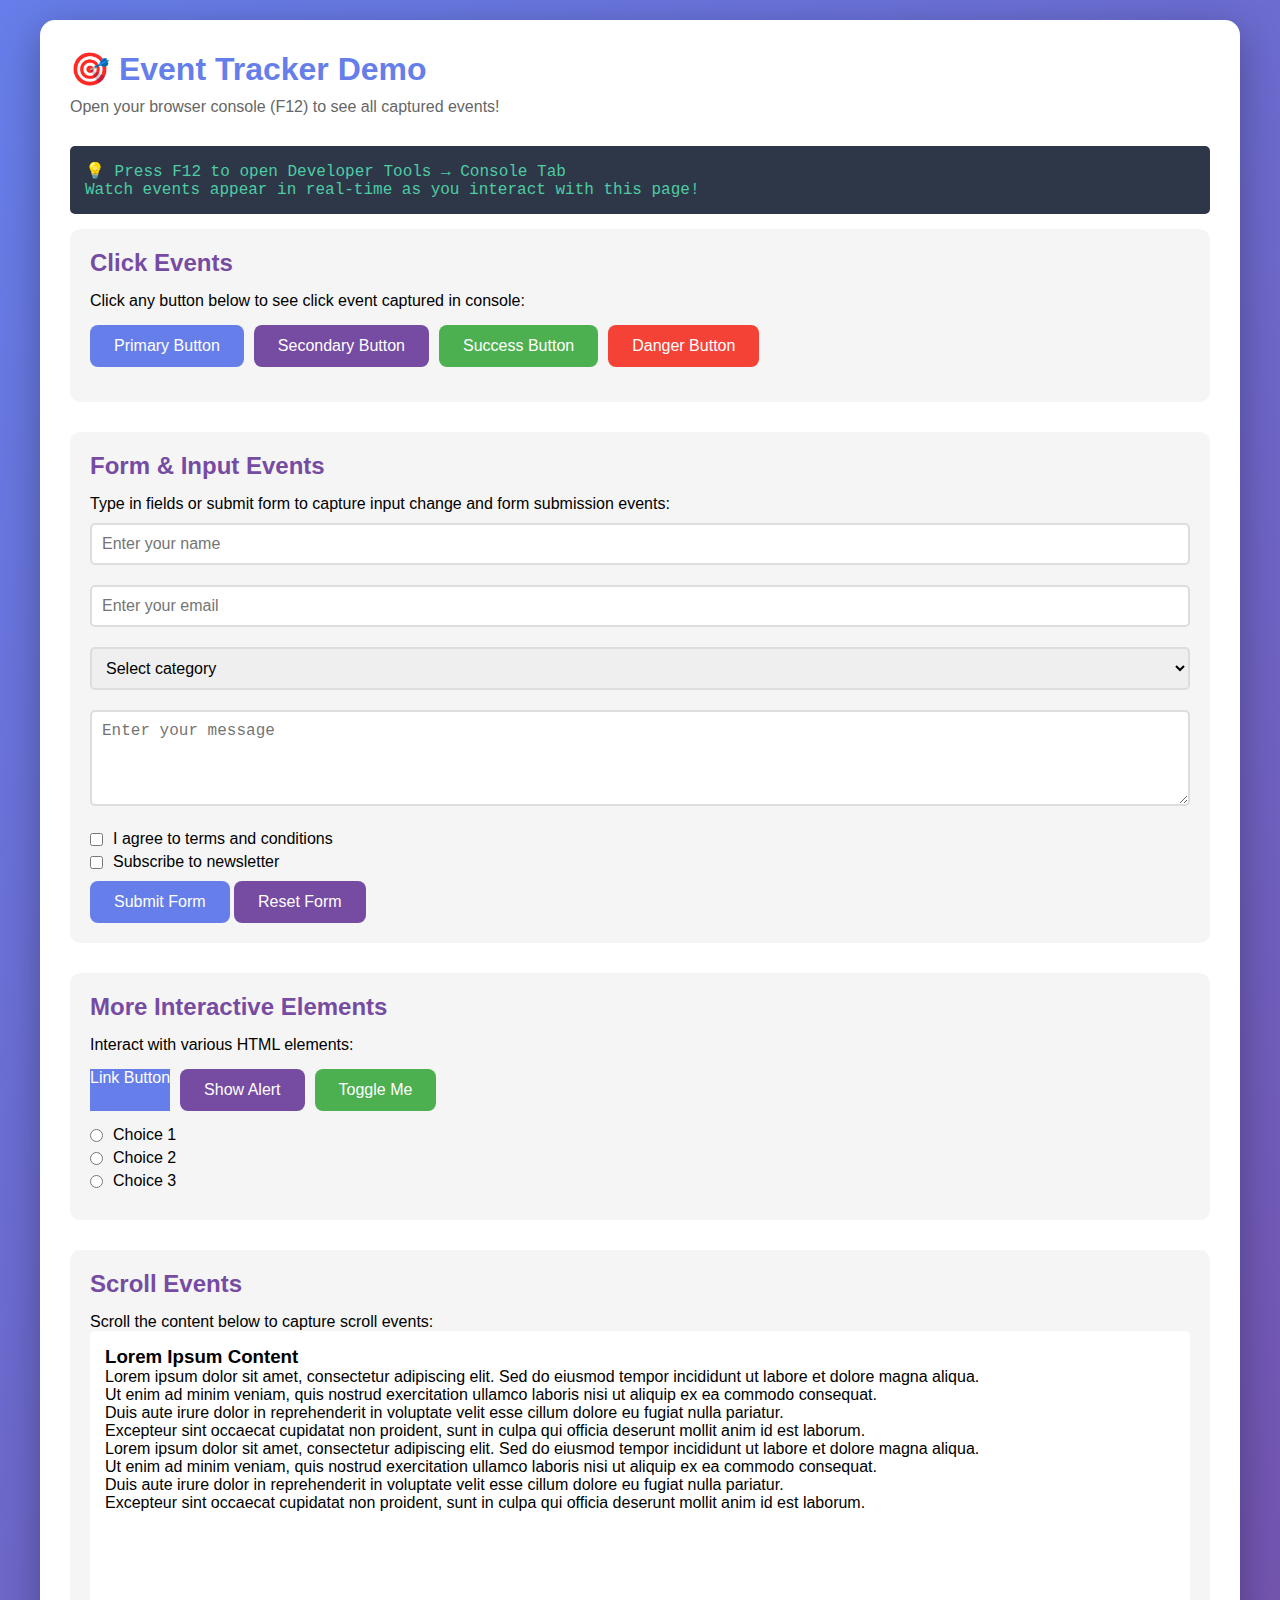
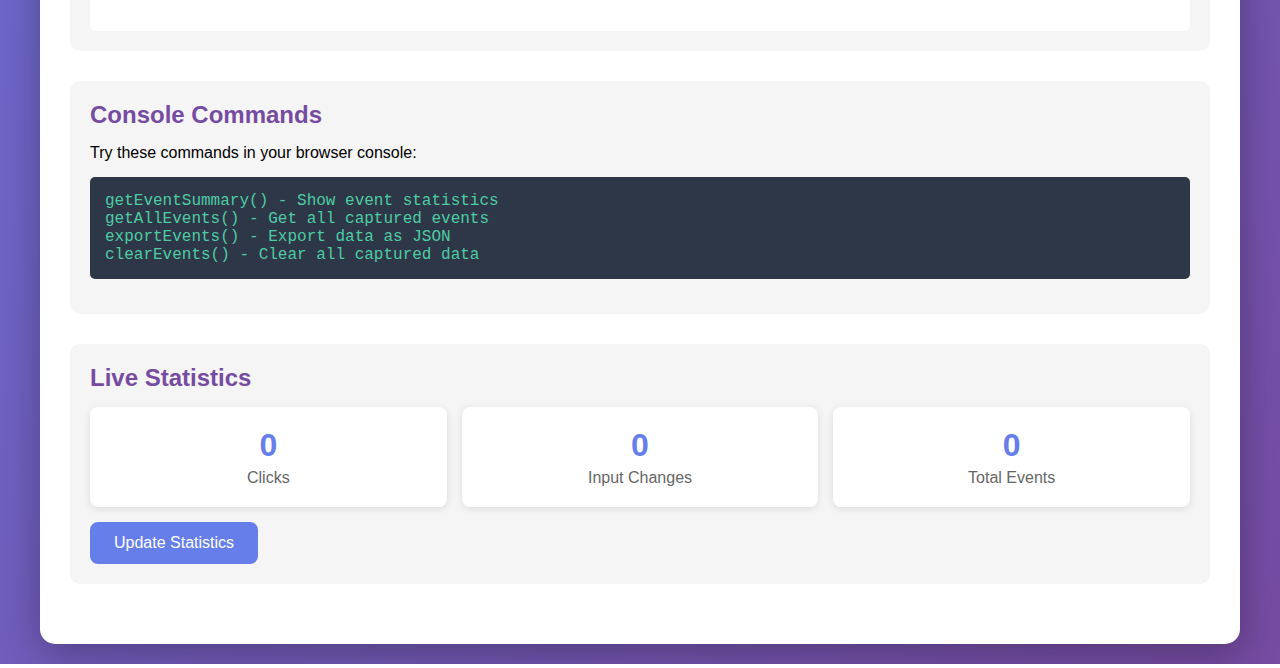
<file: Q6/demo.html>
<!DOCTYPE html>
<html lang="en">
<head>
    <meta charset="UTF-8">
    <meta name="viewport" content="width=device-width, initial-scale=1.0">
    <title>Event Tracker Demo</title>
    <style>
        * {
            margin: 0;
            padding: 0;
            box-sizing: border-box;
        }

        body {
            font-family: Arial, sans-serif;
            background: linear-gradient(135deg, #667eea 0%, #764ba2 100%);
            padding: 20px;
            min-height: 100vh;
        }

        .container {
            max-width: 1200px;
            margin: 0 auto;
            background: white;
            border-radius: 15px;
            padding: 30px;
            box-shadow: 0 10px 40px rgba(0, 0, 0, 0.3);
        }

        h1 {
            color: #667eea;
            margin-bottom: 10px;
        }

        .subtitle {
            color: #666;
            margin-bottom: 30px;
        }

        .section {
            margin-bottom: 30px;
            padding: 20px;
            background: #f5f5f5;
            border-radius: 10px;
        }

        .section h2 {
            color: #764ba2;
            margin-bottom: 15px;
        }

        .button-group {
            display: flex;
            gap: 10px;
            flex-wrap: wrap;
            margin: 15px 0;
        }

        button {
            padding: 12px 24px;
            border: none;
            border-radius: 8px;
            font-size: 1rem;
            cursor: pointer;
            transition: all 0.3s ease;
        }

        .btn-primary {
            background: #667eea;
            color: white;
        }

        .btn-primary:hover {
            background: #5568d3;
            transform: translateY(-2px);
        }

        .btn-secondary {
            background: #764ba2;
            color: white;
        }

        .btn-secondary:hover {
            background: #5f3c82;
            transform: translateY(-2px);
        }

        .btn-success {
            background: #4CAF50;
            color: white;
        }

        .btn-danger {
            background: #f44336;
            color: white;
        }

        input[type="text"],
        input[type="email"],
        select,
        textarea {
            width: 100%;
            padding: 10px;
            margin: 10px 0;
            border: 2px solid #ddd;
            border-radius: 5px;
            font-size: 1rem;
        }

        input:focus,
        select:focus,
        textarea:focus {
            outline: none;
            border-color: #667eea;
        }

        .checkbox-group {
            margin: 10px 0;
        }

        .checkbox-group label {
            display: flex;
            align-items: center;
            margin: 5px 0;
            cursor: pointer;
        }

        .checkbox-group input {
            margin-right: 10px;
            width: auto;
        }

        .console-hint {
            background: #2d3748;
            color: #4ecca3;
            padding: 15px;
            border-radius: 5px;
            font-family: 'Courier New', monospace;
            margin: 15px 0;
        }

        .stats {
            display: grid;
            grid-template-columns: repeat(auto-fit, minmax(200px, 1fr));
            gap: 15px;
            margin: 15px 0;
        }

        .stat-card {
            background: white;
            padding: 20px;
            border-radius: 8px;
            text-align: center;
            box-shadow: 0 2px 8px rgba(0, 0, 0, 0.1);
        }

        .stat-value {
            font-size: 2rem;
            font-weight: bold;
            color: #667eea;
        }

        .stat-label {
            color: #666;
            margin-top: 5px;
        }

        .long-content {
            height: 300px;
            overflow-y: auto;
            padding: 15px;
            background: white;
            border-radius: 5px;
        }
    </style>
</head>
<body>
    <div class="container">
        <h1>🎯 Event Tracker Demo</h1>
        <p class="subtitle">Open your browser console (F12) to see all captured events!</p>

        <div class="console-hint">
            💡 Press F12 to open Developer Tools → Console Tab
            <br>
            Watch events appear in real-time as you interact with this page!
        </div>

        <!-- Buttons Section -->
        <div class="section">
            <h2>Click Events</h2>
            <p>Click any button below to see click event captured in console:</p>
            <div class="button-group">
                <button class="btn-primary" id="btn1">Primary Button</button>
                <button class="btn-secondary" id="btn2">Secondary Button</button>
                <button class="btn-success" id="btn3">Success Button</button>
                <button class="btn-danger" id="btn4">Danger Button</button>
            </div>
        </div>

        <!-- Form Section -->
        <div class="section">
            <h2>Form & Input Events</h2>
            <p>Type in fields or submit form to capture input change and form submission events:</p>
            <form id="testForm">
                <input type="text" id="nameInput" name="name" placeholder="Enter your name">
                <input type="email" id="emailInput" name="email" placeholder="Enter your email">
                
                <select id="categorySelect" name="category">
                    <option value="">Select category</option>
                    <option value="option1">Option 1</option>
                    <option value="option2">Option 2</option>
                    <option value="option3">Option 3</option>
                </select>

                <textarea id="messageInput" name="message" rows="4" placeholder="Enter your message"></textarea>

                <div class="checkbox-group">
                    <label>
                        <input type="checkbox" name="agree" value="yes">
                        I agree to terms and conditions
                    </label>
                    <label>
                        <input type="checkbox" name="newsletter" value="yes">
                        Subscribe to newsletter
                    </label>
                </div>

                <button type="submit" class="btn-primary">Submit Form</button>
                <button type="reset" class="btn-secondary">Reset Form</button>
            </form>
        </div>

        <!-- Interactive Elements -->
        <div class="section">
            <h2>More Interactive Elements</h2>
            <p>Interact with various HTML elements:</p>
            
            <div class="button-group">
                <a href="#section1" class="btn-primary" style="text-decoration: none; display: inline-block;">Link Button</a>
                <button class="btn-secondary" onclick="alert('Alert clicked!')">Show Alert</button>
                <button class="btn-success" id="toggleBtn">Toggle Me</button>
            </div>

            <div class="checkbox-group">
                <label>
                    <input type="radio" name="choice" value="1">
                    Choice 1
                </label>
                <label>
                    <input type="radio" name="choice" value="2">
                    Choice 2
                </label>
                <label>
                    <input type="radio" name="choice" value="3">
                    Choice 3
                </label>
            </div>
        </div>

        <!-- Scrollable Content -->
        <div class="section">
            <h2>Scroll Events</h2>
            <p>Scroll the content below to capture scroll events:</p>
            <div class="long-content">
                <h3>Lorem Ipsum Content</h3>
                <p>Lorem ipsum dolor sit amet, consectetur adipiscing elit. Sed do eiusmod tempor incididunt ut labore et dolore magna aliqua.</p>
                <p>Ut enim ad minim veniam, quis nostrud exercitation ullamco laboris nisi ut aliquip ex ea commodo consequat.</p>
                <p>Duis aute irure dolor in reprehenderit in voluptate velit esse cillum dolore eu fugiat nulla pariatur.</p>
                <p>Excepteur sint occaecat cupidatat non proident, sunt in culpa qui officia deserunt mollit anim id est laborum.</p>
                <p>Lorem ipsum dolor sit amet, consectetur adipiscing elit. Sed do eiusmod tempor incididunt ut labore et dolore magna aliqua.</p>
                <p>Ut enim ad minim veniam, quis nostrud exercitation ullamco laboris nisi ut aliquip ex ea commodo consequat.</p>
                <p>Duis aute irure dolor in reprehenderit in voluptate velit esse cillum dolore eu fugiat nulla pariatur.</p>
                <p>Excepteur sint occaecat cupidatat non proident, sunt in culpa qui officia deserunt mollit anim id est laborum.</p>
            </div>
        </div>

        <!-- Console Commands -->
        <div class="section">
            <h2>Console Commands</h2>
            <p>Try these commands in your browser console:</p>
            <div class="console-hint">
                getEventSummary() - Show event statistics<br>
                getAllEvents() - Get all captured events<br>
                exportEvents() - Export data as JSON<br>
                clearEvents() - Clear all captured data
            </div>
        </div>

        <!-- Stats Display -->
        <div class="section">
            <h2>Live Statistics</h2>
            <div class="stats">
                <div class="stat-card">
                    <div class="stat-value" id="clickCount">0</div>
                    <div class="stat-label">Clicks</div>
                </div>
                <div class="stat-card">
                    <div class="stat-value" id="inputCount">0</div>
                    <div class="stat-label">Input Changes</div>
                </div>
                <div class="stat-card">
                    <div class="stat-value" id="totalEvents">0</div>
                    <div class="stat-label">Total Events</div>
                </div>
            </div>
            <button class="btn-primary" onclick="updateStats()">Update Statistics</button>
        </div>
    </div>

    <!-- Event Tracker Script -->
    <script src="event-tracker.js"></script>

    <!-- Demo Script -->
    <script>
        // Prevent form submission for demo
        document.getElementById('testForm').addEventListener('submit', (e) => {
            e.preventDefault();
            alert('Form submitted! Check console for form data.');
        });

        // Toggle button demo
        let toggled = false;
        document.getElementById('toggleBtn').addEventListener('click', function() {
            toggled = !toggled;
            this.textContent = toggled ? 'Toggled ON' : 'Toggle Me';
            this.style.background = toggled ? '#f44336' : '#4CAF50';
        });

        // Update statistics display
        function updateStats() {
            const data = getAllEvents();
            const clicks = data.events.filter(e => e.type === 'CLICK').length;
            const inputs = data.events.filter(e => e.type === 'INPUT_CHANGE').length;
            
            document.getElementById('clickCount').textContent = clicks;
            document.getElementById('inputCount').textContent = inputs;
            document.getElementById('totalEvents').textContent = data.events.length;
        }

        // Auto-update stats every 2 seconds
        setInterval(updateStats, 2000);
    </script>
</body>
</html>
</file>
<file: Q2/styles.css>
/* Modern CSS for SSD Course Website */
:root {
    --primary-color: #2563eb;
    --secondary-color: #1e293b;
    --accent-color: #f59e0b;
    --success-color: #059669;
    --warning-color: #dc2626;
    --background-color: #f8fafc;
    --card-background: #ffffff;
    --text-primary: #1e293b;
    --text-secondary: #64748b;
    --text-muted: #94a3b8;
    --border-color: #e2e8f0;
    --shadow: 0 1px 3px 0 rgb(0 0 0 / 0.1), 0 1px 2px -1px rgb(0 0 0 / 0.1);
    --shadow-lg: 0 10px 15px -3px rgb(0 0 0 / 0.1), 0 4px 6px -4px rgb(0 0 0 / 0.1);
    --shadow-xl: 0 20px 25px -5px rgb(0 0 0 / 0.1), 0 8px 10px -6px rgb(0 0 0 / 0.1);
    --border-radius: 0.75rem;
    --transition: all 0.3s ease;
}

* {
    margin: 0;
    padding: 0;
    box-sizing: border-box;
}

body {
    font-family: 'Inter', -apple-system, BlinkMacSystemFont, 'Segoe UI', Roboto, sans-serif;
    line-height: 1.6;
    color: var(--text-primary);
    background-color: var(--background-color);
    font-size: 16px;
}

/* Typography */
h1, h2, h3, h4, h5, h6 {
    font-weight: 600;
    line-height: 1.2;
    margin-bottom: 1rem;
}

h1 {
    font-size: 2.5rem;
    font-weight: 700;
}

h2 {
    font-size: 2rem;
    color: var(--secondary-color);
}

h3 {
    font-size: 1.5rem;
    color: var(--primary-color);
}

p {
    margin-bottom: 1rem;
    color: var(--text-secondary);
}

a {
    color: var(--primary-color);
    text-decoration: none;
    transition: var(--transition);
}

a:hover {
    color: #1d4ed8;
    text-decoration: underline;
}

/* Header */
.header {
    background: linear-gradient(135deg, var(--primary-color) 0%, var(--secondary-color) 100%);
    color: white;
    box-shadow: var(--shadow-lg);
    position: sticky;
    top: 0;
    z-index: 1000;
}

.navbar {
    padding: 1rem 0;
}

.navbar-brand h1 {
    font-size: 1.5rem;
    margin-bottom: 0.25rem;
    color: white;
}

.navbar-brand p {
    font-size: 0.9rem;
    margin-bottom: 0;
    opacity: 0.9;
    color: white;
}

.navbar-nav .nav-link {
    color: rgba(255, 255, 255, 0.9) !important;
    font-weight: 500;
    padding: 0.5rem 1rem;
    border-radius: var(--border-radius);
    transition: var(--transition);
}

.navbar-nav .nav-link:hover {
    background-color: rgba(255, 255, 255, 0.1);
    color: white !important;
    text-decoration: none;
}

/* Hero Section */
.hero {
    background: linear-gradient(135deg, var(--primary-color) 0%, var(--secondary-color) 100%);
    color: white;
    padding: 4rem 0;
    text-align: center;
}

.hero-content {
    max-width: 800px;
    margin: 0 auto;
}

.hero-title {
    font-size: 3rem;
    font-weight: 700;
    margin-bottom: 1rem;
    background: linear-gradient(45deg, #ffffff, var(--accent-color));
    background-clip: text;
    -webkit-background-clip: text;
    -webkit-text-fill-color: transparent;
}

.hero-subtitle {
    font-size: 1.5rem;
    margin-bottom: 0.5rem;
    opacity: 0.9;
}

.hero-description {
    font-size: 1.1rem;
    margin-bottom: 2rem;
    opacity: 0.8;
}

.hero-clock {
    font-size: 1.2rem;
    font-weight: 500;
    background: rgba(255, 255, 255, 0.1);
    padding: 0.75rem 1.5rem;
    border-radius: 50px;
    display: inline-block;
    backdrop-filter: blur(10px);
    border: 1px solid rgba(255, 255, 255, 0.2);
}

/* Sections */
.section {
    padding: 3rem 0;
}

.section:nth-child(even) {
    background-color: var(--card-background);
}

/* Cards */
.card {
    background: var(--card-background);
    border-radius: var(--border-radius);
    box-shadow: var(--shadow);
    border: 1px solid var(--border-color);
    overflow: hidden;
    transition: var(--transition);
}

.card:hover {
    box-shadow: var(--shadow-lg);
    transform: translateY(-2px);
}

.card-header {
    background: linear-gradient(135deg, var(--primary-color) 0%, var(--secondary-color) 100%);
    color: white;
    padding: 1.5rem;
    border-bottom: none;
}

.card-header h2 {
    color: white;
    margin-bottom: 0;
}

.card-body {
    padding: 2rem;
}

/* Tables */
.table {
    margin-bottom: 0;
}

.table th {
    background-color: var(--secondary-color);
    color: white;
    border: none;
    font-weight: 600;
    padding: 1rem;
}

.table td {
    padding: 1rem;
    vertical-align: middle;
    border-color: var(--border-color);
}

.table tbody tr:nth-child(even) {
    background-color: #f8fafc;
}

.table tbody tr:hover {
    background-color: #e2e8f0;
    transition: var(--transition);
}

/* Completed and Cancelled Classes */
.completed-class {
    opacity: 0.8;
    background-color: #f1f5f9;
}

.completed-class td {
    color: var(--text-secondary);
}

.cancelled-class {
    opacity: 0.6;
    background-color: #fef2f2;
}

.cancelled-class s {
    color: var(--warning-color);
    text-decoration: line-through;
    text-decoration-color: var(--warning-color);
    text-decoration-thickness: 2px;
}

.cancelled-class td {
    color: var(--text-muted);
}

/* Policy Grid */
.policy-grid {
    display: grid;
    grid-template-columns: repeat(auto-fit, minmax(300px, 1fr));
    gap: 2rem;
    margin-top: 2rem;
}

.policy-item {
    background: #f8fafc;
    padding: 1.5rem;
    border-radius: var(--border-radius);
    border-left: 4px solid var(--primary-color);
    transition: var(--transition);
}

.policy-item:hover {
    background: white;
    box-shadow: var(--shadow);
    transform: translateY(-2px);
}

.policy-item h3 {
    color: var(--primary-color);
    margin-bottom: 1rem;
    font-size: 1.2rem;
}

/* Staff Grid */
.staff-grid {
    display: grid;
    grid-template-columns: repeat(auto-fit, minmax(250px, 1fr));
    gap: 2rem;
}

.staff-section h3 {
    color: var(--primary-color);
    margin-bottom: 1rem;
}

.staff-section ul {
    list-style: none;
    padding: 0;
}

.staff-section li {
    margin-bottom: 0.5rem;
}

.staff-section a {
    color: var(--primary-color);
    font-weight: 500;
}

/* Footer */
.footer {
    background: var(--secondary-color);
    color: white;
    padding: 3rem 0 2rem;
    margin-top: 4rem;
}

.footer-content {
    display: grid;
    grid-template-columns: repeat(auto-fit, minmax(250px, 1fr));
    gap: 2rem;
}

.footer-links {
    display: flex;
    flex-direction: column;
    gap: 0.5rem;
}

.footer-links a {
    color: rgba(255, 255, 255, 0.8);
    transition: var(--transition);
}

.footer-links a:hover {
    color: white;
    text-decoration: none;
}

.footer-info {
    text-align: right;
}

.footer-info p {
    margin-bottom: 0.5rem;
    color: rgba(255, 255, 255, 0.8);
}

.footer-info a {
    color: var(--accent-color);
}

.footer-clock {
    margin-top: 1rem;
    font-size: 1.1rem;
    font-weight: 500;
    background: rgba(255, 255, 255, 0.1);
    padding: 0.5rem 1rem;
    border-radius: 25px;
    display: inline-block;
}

/* Responsive Design */
@media (max-width: 768px) {
    .hero-title {
        font-size: 2rem;
    }

    .hero-subtitle {
        font-size: 1.2rem;
    }

    .hero-description {
        font-size: 1rem;
    }

    .navbar-brand h1 {
        font-size: 1.2rem;
    }

    .navbar-brand p {
        font-size: 0.8rem;
    }

    .card-body {
        padding: 1.5rem;
    }

    .policy-grid {
        grid-template-columns: 1fr;
    }

    .staff-grid {
        grid-template-columns: 1fr;
    }

    .footer-content {
        grid-template-columns: 1fr;
        text-align: center;
    }

    .footer-info {
        text-align: center;
    }

    .section {
        padding: 2rem 0;
    }
}

@media (max-width: 576px) {
    .hero {
        padding: 3rem 0;
    }

    .hero-title {
        font-size: 1.8rem;
    }

    .hero-subtitle {
        font-size: 1rem;
    }

    .table th,
    .table td {
        padding: 0.5rem;
        font-size: 0.9rem;
    }

    .card-header {
        padding: 1rem;
    }

    .card-body {
        padding: 1rem;
    }
}

/* Smooth Scrolling */
html {
    scroll-behavior: smooth;
}

/* Focus States for Accessibility */
.nav-link:focus,
.table a:focus {
    outline: 2px solid var(--accent-color);
    outline-offset: 2px;
}

/* Print Styles */
@media print {
    .header,
    .hero,
    .footer {
        display: none;
    }

    .section {
        page-break-inside: avoid;
    }

    .card {
        box-shadow: none;
        border: 1px solid #ccc;
    }
}

/* Animation for page load */
@keyframes fadeInUp {
    from {
        opacity: 0;
        transform: translateY(30px);
    }
    to {
        opacity: 1;
        transform: translateY(0);
    }
}

.section {
    animation: fadeInUp 0.6s ease-out;
}

.section:nth-child(2) {
    animation-delay: 0.1s;
}

.section:nth-child(3) {
    animation-delay: 0.2s;
}

.section:nth-child(4) {
    animation-delay: 0.3s;
}

.section:nth-child(5) {
    animation-delay: 0.4s;
}

.section:nth-child(6) {
    animation-delay: 0.5s;
}
</file>
<file: Q4/styles.css>
/* Reset default browser styles for consistent appearance */
* {
    margin: 0;
    padding: 0;
    box-sizing: border-box;
}

/* Body styling with background gradient */
body {
    font-family: 'Segoe UI', Tahoma, Geneva, Verdana, sans-serif;
    background: linear-gradient(135deg, #667eea 0%, #764ba2 100%);
    color: #333;
    line-height: 1.6;
    min-height: 100vh;
    padding: 20px;
}

/* Main container with centered content */
.container {
    max-width: 1200px;
    margin: 0 auto;
    background: white;
    border-radius: 15px;
    box-shadow: 0 10px 40px rgba(0, 0, 0, 0.2);
    padding: 30px;
}

/* Header section styling */
header {
    text-align: center;
    margin-bottom: 30px;
    padding-bottom: 20px;
    border-bottom: 3px solid #667eea;
}

/* Main title styling */
header h1 {
    color: #667eea;
    font-size: 2.5rem;
    margin-bottom: 10px;
}

/* Subtitle styling */
.subtitle {
    color: #666;
    font-size: 1.1rem;
}

/* Game information section */
.game-info {
    background: #f8f9fa;
    border-radius: 10px;
    padding: 25px;
    margin-bottom: 30px;
}

/* Section headings */
.game-info h2,
.game-controls h2,
.results-section h2,
.statistics h2 {
    color: #764ba2;
    margin-bottom: 15px;
    font-size: 1.8rem;
}

/* Paragraph text styling */
.game-info p {
    margin-bottom: 15px;
    color: #555;
    line-height: 1.8;
}

/* Payoff matrix container */
.payoff-matrix {
    margin: 25px 0;
    padding: 20px;
    background: white;
    border-radius: 8px;
    box-shadow: 0 2px 8px rgba(0, 0, 0, 0.1);
}

/* Payoff matrix heading */
.payoff-matrix h3 {
    color: #667eea;
    margin-bottom: 15px;
}

/* Payoff matrix table styling */
.payoff-matrix table {
    width: 100%;
    border-collapse: collapse;
    margin-top: 15px;
}

/* Table header and cell styling */
.payoff-matrix th,
.payoff-matrix td {
    padding: 15px;
    text-align: center;
    border: 2px solid #e0e0e0;
}

/* Table header specific styling */
.payoff-matrix th {
    background-color: #667eea;
    color: white;
    font-weight: bold;
}

/* First column (row headers) styling */
.payoff-matrix td:first-child {
    background-color: #f0f0f0;
    font-weight: bold;
}

/* Individual payoff cell styling */
.payoff-cell {
    background-color: #e8f5e9;
    font-weight: bold;
}

/* Conflict outcome (collision) styling */
.payoff-cell.conflict {
    background-color: #ffebee;
    color: #c62828;
}

/* Deadlock outcome styling */
.payoff-cell.deadlock {
    background-color: #fff3e0;
    color: #e65100;
}

/* Nash Equilibrium information section */
.nash-info {
    margin-top: 20px;
    padding: 20px;
    background: #e3f2fd;
    border-left: 4px solid #2196f3;
    border-radius: 5px;
}

/* Nash info heading */
.nash-info h3 {
    color: #1976d2;
    margin-bottom: 10px;
}

/* List styling in Nash info */
.nash-info ul {
    list-style-position: inside;
    margin-left: 20px;
}

/* List item styling */
.nash-info li {
    margin: 8px 0;
    color: #555;
}

/* Game controls section */
.game-controls {
    text-align: center;
    margin-bottom: 30px;
    padding: 30px;
    background: linear-gradient(135deg, #f5f7fa 0%, #c3cfe2 100%);
    border-radius: 10px;
}

/* Choice buttons container */
.choice-buttons {
    display: flex;
    justify-content: center;
    gap: 30px;
    margin-top: 25px;
    flex-wrap: wrap;
}

/* Individual choice button styling */
.choice-btn {
    padding: 20px 40px;
    font-size: 1.3rem;
    border: none;
    border-radius: 12px;
    cursor: pointer;
    transition: all 0.3s ease;
    display: flex;
    flex-direction: column;
    align-items: center;
    gap: 10px;
    box-shadow: 0 4px 15px rgba(0, 0, 0, 0.2);
    min-width: 180px;
}

/* Icon size inside buttons */
.choice-btn .icon {
    font-size: 3rem;
}

/* Go button specific styling */
.go-btn {
    background: linear-gradient(135deg, #4caf50 0%, #45a049 100%);
    color: white;
}

/* Go button hover effect */
.go-btn:hover {
    transform: translateY(-5px);
    box-shadow: 0 8px 25px rgba(76, 175, 80, 0.4);
}

/* Stop button specific styling */
.stop-btn {
    background: linear-gradient(135deg, #f44336 0%, #e53935 100%);
    color: white;
}

/* Stop button hover effect */
.stop-btn:hover {
    transform: translateY(-5px);
    box-shadow: 0 8px 25px rgba(244, 67, 54, 0.4);
}

/* Disabled button styling */
.choice-btn:disabled {
    opacity: 0.6;
    cursor: not-allowed;
    transform: none;
}

/* Auto-play section */
.auto-play {
    margin-top: 25px;
}

/* Auto-play button styling */
.auto-btn {
    padding: 12px 30px;
    font-size: 1rem;
    background: linear-gradient(135deg, #9c27b0 0%, #7b1fa2 100%);
    color: white;
    border: none;
    border-radius: 8px;
    cursor: pointer;
    transition: all 0.3s ease;
    box-shadow: 0 3px 10px rgba(156, 39, 176, 0.3);
}

/* Auto-play button hover effect */
.auto-btn:hover {
    transform: translateY(-3px);
    box-shadow: 0 6px 20px rgba(156, 39, 176, 0.4);
}

/* Results section styling */
.results-section {
    background: #f5f5f5;
    border-radius: 10px;
    padding: 30px;
    margin-bottom: 30px;
    animation: fadeIn 0.5s ease-in;
}

/* Fade-in animation for results */
@keyframes fadeIn {
    from {
        opacity: 0;
        transform: translateY(20px);
    }
    to {
        opacity: 1;
        transform: translateY(0);
    }
}

/* Choices display container */
.choices-display {
    display: flex;
    justify-content: space-around;
    align-items: center;
    margin: 25px 0;
    flex-wrap: wrap;
    gap: 20px;
}

/* Individual player choice display */
.player-choice {
    text-align: center;
    flex: 1;
    min-width: 150px;
}

/* Player choice heading */
.player-choice h3 {
    color: #764ba2;
    margin-bottom: 10px;
}

/* Choice result display */
.choice-result {
    font-size: 3rem;
    padding: 20px;
    background: white;
    border-radius: 10px;
    box-shadow: 0 3px 10px rgba(0, 0, 0, 0.1);
    min-height: 100px;
    display: flex;
    align-items: center;
    justify-content: center;
}

/* VS separator styling */
.vs-separator {
    font-size: 2rem;
    font-weight: bold;
    color: #667eea;
    padding: 0 20px;
}

/* Outcome display section */
.outcome-display {
    text-align: center;
    margin: 25px 0;
    padding: 20px;
    background: white;
    border-radius: 10px;
    box-shadow: 0 3px 10px rgba(0, 0, 0, 0.1);
}

/* Outcome text styling */
.outcome-text {
    font-size: 1.5rem;
    font-weight: bold;
    margin: 15px 0;
    color: #764ba2;
}

/* Payoffs container */
.payoffs {
    display: flex;
    justify-content: center;
    gap: 40px;
    margin-top: 20px;
    flex-wrap: wrap;
}

/* Individual payoff display */
.payoff {
    padding: 15px 25px;
    border-radius: 8px;
    font-size: 1.1rem;
    display: flex;
    flex-direction: column;
    align-items: center;
    gap: 8px;
}

/* Human payoff styling */
.human-payoff {
    background: #e3f2fd;
    border: 2px solid #2196f3;
}

/* Computer payoff styling */
.computer-payoff {
    background: #fce4ec;
    border: 2px solid #e91e63;
}

/* Payoff value styling */
.payoff-value {
    font-size: 2rem;
    font-weight: bold;
}

/* Nash Equilibrium indicator */
.nash-indicator {
    text-align: center;
    margin: 25px 0;
    padding: 20px;
    background: linear-gradient(135deg, #fff9c4 0%, #fff59d 100%);
    border: 3px solid #fbc02d;
    border-radius: 10px;
    animation: pulse 1.5s ease-in-out infinite;
}

/* Pulse animation for Nash indicator */
@keyframes pulse {
    0%, 100% {
        transform: scale(1);
    }
    50% {
        transform: scale(1.02);
    }
}

/* Nash badge styling */
.nash-badge {
    font-size: 1.5rem;
    font-weight: bold;
    color: #f57f17;
    display: block;
    margin-bottom: 10px;
}

/* Play again button styling */
.play-again-btn {
    display: block;
    margin: 20px auto 0;
    padding: 15px 40px;
    font-size: 1.2rem;
    background: linear-gradient(135deg, #667eea 0%, #764ba2 100%);
    color: white;
    border: none;
    border-radius: 8px;
    cursor: pointer;
    transition: all 0.3s ease;
    box-shadow: 0 4px 15px rgba(102, 126, 234, 0.3);
}

/* Play again button hover effect */
.play-again-btn:hover {
    transform: translateY(-3px);
    box-shadow: 0 6px 20px rgba(102, 126, 234, 0.4);
}

/* Statistics section styling */
.statistics {
    background: #f8f9fa;
    border-radius: 10px;
    padding: 25px;
}

/* Statistics grid container */
.stats-grid {
    display: grid;
    grid-template-columns: repeat(auto-fit, minmax(200px, 1fr));
    gap: 20px;
    margin: 20px 0;
}

/* Individual stat item styling */
.stat-item {
    background: white;
    padding: 20px;
    border-radius: 8px;
    box-shadow: 0 2px 8px rgba(0, 0, 0, 0.1);
    display: flex;
    flex-direction: column;
    align-items: center;
    gap: 10px;
    transition: all 0.3s ease;
}

/* Stat item hover effect */
.stat-item:hover {
    transform: translateY(-3px);
    box-shadow: 0 4px 12px rgba(0, 0, 0, 0.15);
}

/* Stat label styling */
.stat-label {
    color: #666;
    font-size: 0.95rem;
}

/* Stat value styling */
.stat-value {
    font-size: 2rem;
    font-weight: bold;
    color: #667eea;
}

/* Reset button styling */
.reset-btn {
    display: block;
    margin: 20px auto 0;
    padding: 10px 25px;
    font-size: 1rem;
    background: #f44336;
    color: white;
    border: none;
    border-radius: 6px;
    cursor: pointer;
    transition: all 0.3s ease;
}

/* Reset button hover effect */
.reset-btn:hover {
    background: #d32f2f;
    transform: translateY(-2px);
    box-shadow: 0 4px 12px rgba(244, 67, 54, 0.3);
}

/* Responsive design for tablets */
@media (max-width: 768px) {
    /* Adjust container padding */
    .container {
        padding: 20px;
    }

    /* Adjust header font size */
    header h1 {
        font-size: 2rem;
    }

    /* Adjust choice buttons layout */
    .choice-buttons {
        flex-direction: column;
        align-items: center;
    }

    /* Full width for choice buttons */
    .choice-btn {
        width: 100%;
        max-width: 300px;
    }

    /* Adjust choices display layout */
    .choices-display {
        flex-direction: column;
    }

    /* Adjust stats grid for smaller screens */
    .stats-grid {
        grid-template-columns: repeat(auto-fit, minmax(150px, 1fr));
    }
}

/* Responsive design for mobile phones */
@media (max-width: 480px) {
    /* Reduce body padding */
    body {
        padding: 10px;
    }

    /* Adjust header font size */
    header h1 {
        font-size: 1.5rem;
    }

    /* Adjust section headings */
    .game-info h2,
    .game-controls h2,
    .results-section h2,
    .statistics h2 {
        font-size: 1.4rem;
    }

    /* Adjust choice result font size */
    .choice-result {
        font-size: 2rem;
    }

    /* Adjust payoff matrix table font */
    .payoff-matrix th,
    .payoff-matrix td {
        padding: 10px;
        font-size: 0.85rem;
    }
}
</file>
